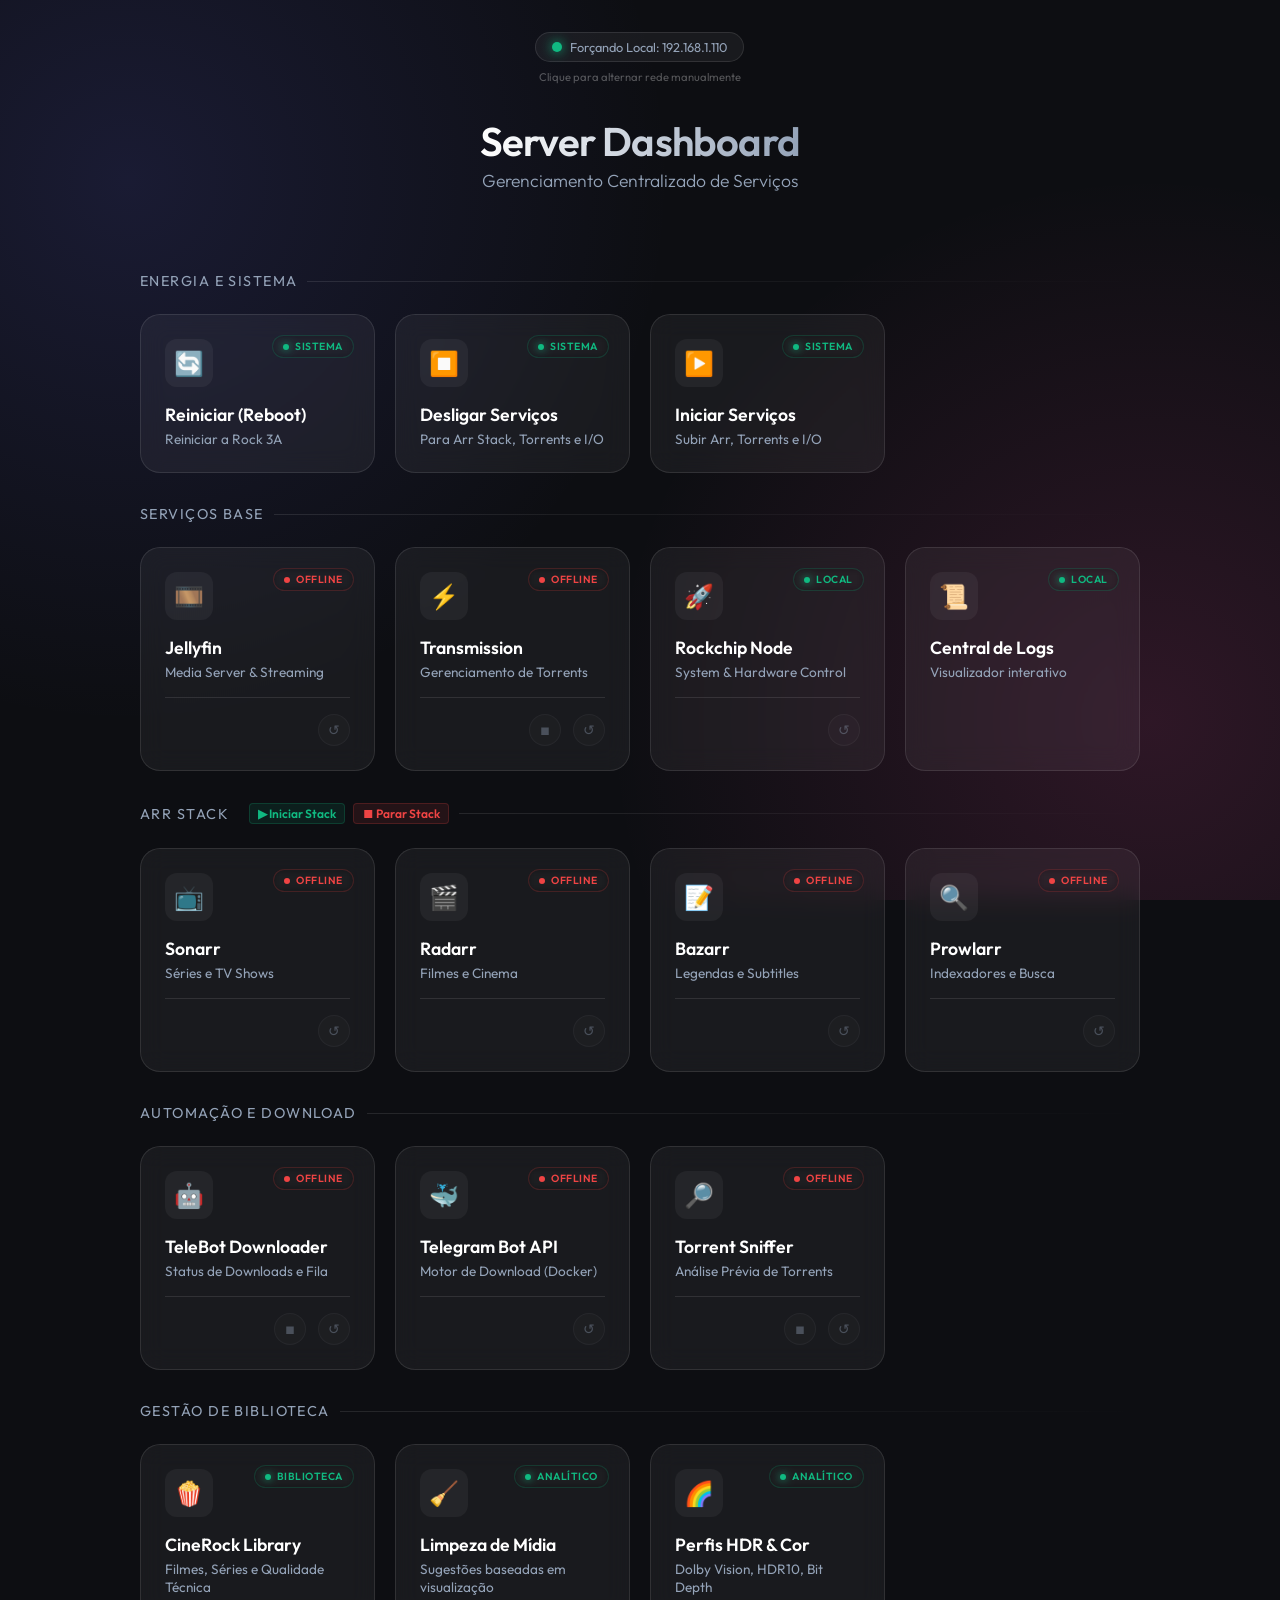
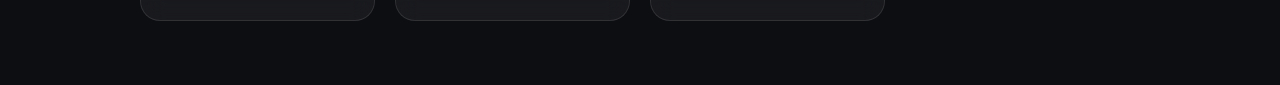
<file: node-rockchip/static/index.html>
<!DOCTYPE html>
<html lang="pt-br">

<head>
  <meta charset="UTF-8">
  <meta name="viewport" content="width=device-width, initial-scale=1.0">
  <title>Home Server Dashboard</title>
  <link rel="icon" type="image/svg+xml" href="favicon_geral.svg">
  <link rel="preconnect" href="https://fonts.googleapis.com">
  <link rel="preconnect" href="https://fonts.gstatic.com" crossorigin>
  <link href="https://fonts.googleapis.com/css2?family=Outfit:wght@300;400;600&display=swap" rel="stylesheet">
  <style>
    :root {
      --bg-color: #0d0e12;
      --card-bg: rgba(255, 255, 255, 0.05);
      --card-hover: rgba(255, 255, 255, 0.1);
      --primary: #6366f1;
      --secondary: #ec4899;
      --text-main: #ffffff;
      --text-muted: #94a3b8;
      --glass-border: rgba(255, 255, 255, 0.1);
      --accent-blue: #3b82f6;
      --accent-purple: #8b5cf6;
      --accent-green: #10b981;
      --accent-orange: #f59e0b;
    }

    * {
      margin: 0;
      padding: 0;
      box-sizing: border-box;
      font-family: 'Outfit', sans-serif;
    }

    body {
      background-color: var(--bg-color);
      color: var(--text-main);
      min-height: 100vh;
      display: flex;
      flex-direction: column;
      align-items: center;
      padding: 2rem;
      background-image:
        radial-gradient(circle at 10% 20%, rgba(99, 102, 241, 0.15) 0%, transparent 40%),
        radial-gradient(circle at 90% 80%, rgba(236, 72, 153, 0.15) 0%, transparent 40%);
      background-attachment: fixed;
    }

    header {
      margin-bottom: 3rem;
      text-align: center;
      animation: fadeInDown 0.8s ease-out;
    }

    h1 {
      font-size: 2.5rem;
      font-weight: 600;
      letter-spacing: -0.02em;
      margin-bottom: 0.2rem;
      background: linear-gradient(to right, #fff, #94a3b8);
      -webkit-background-clip: text;
      background-clip: text;
      -webkit-text-fill-color: transparent;
    }

    .header-controls {
      display: flex;
      flex-direction: column;
      align-items: center;
      gap: 1rem;
      margin-bottom: 2rem;
    }

    .network-badge {
      display: inline-flex;
      align-items: center;
      gap: 8px;
      padding: 6px 16px;
      background: rgba(255, 255, 255, 0.05);
      border: 1px solid var(--glass-border);
      border-radius: 30px;
      font-size: 0.8rem;
      color: var(--text-muted);
      cursor: pointer;
      transition: all 0.3s ease;
      user-select: none;
    }

    .network-badge:hover {
      background: rgba(255, 255, 255, 0.1);
      border-color: rgba(255, 255, 255, 0.3);
      transform: translateY(-2px);
    }

    .network-dot {
      width: 10px;
      height: 10px;
      border-radius: 50%;
      background: var(--accent-green);
      box-shadow: 0 0 12px var(--accent-green);
      transition: background 0.3s, box-shadow 0.3s;
    }

    .network-tailscale .network-dot {
      background: var(--accent-blue);
      box-shadow: 0 0 12px var(--accent-blue);
    }

    .toggle-hint {
      font-size: 0.7rem;
      color: rgba(255, 255, 255, 0.3);
      margin-top: -0.5rem;
    }

    p.subtitle {
      color: var(--text-muted);
      font-weight: 300;
      font-size: 1.1rem;
    }

    .container {
      width: 100%;
      max-width: 1000px;
    }

    .section-title {
      font-size: 0.9rem;
      text-transform: uppercase;
      letter-spacing: 0.1em;
      color: var(--text-muted);
      margin-bottom: 1.5rem;
      margin-top: 2rem;
      display: flex;
      align-items: center;
      gap: 10px;
    }

    .section-title::after {
      content: "";
      height: 1px;
      flex-grow: 1;
      background: linear-gradient(to right, var(--glass-border), transparent);
    }

    .grid {
      display: grid;
      grid-template-columns: repeat(auto-fill, minmax(220px, 1fr));
      gap: 1.25rem;
      margin-bottom: 2rem;
    }

    .card {
      background: var(--card-bg);
      border: 1px solid var(--glass-border);
      backdrop-filter: blur(12px);
      -webkit-backdrop-filter: blur(12px);
      padding: 1.5rem;
      border-radius: 1.25rem;
      text-decoration: none;
      color: inherit;
      transition: all 0.3s cubic-bezier(0.4, 0, 0.2, 1);
      display: flex;
      flex-direction: column;
      gap: 1rem;
      position: relative;
      overflow: hidden;
      animation: fadeInUp 0.6s ease-out backwards;
    }

    .card::before {
      content: "";
      position: absolute;
      top: 0;
      left: 0;
      width: 100%;
      height: 100%;
      background: linear-gradient(135deg, transparent, rgba(255, 255, 255, 0.05));
      opacity: 0;
      transition: opacity 0.3s;
    }

    .card:hover {
      transform: translateY(-5px);
      background: var(--card-hover);
      border-color: rgba(255, 255, 255, 0.2);
      box-shadow: 0 10px 30px -10px rgba(0, 0, 0, 0.5);
    }

    .card:hover::before {
      opacity: 1;
    }

    .card-icon {
      width: 48px;
      height: 48px;
      border-radius: 12px;
      display: flex;
      align-items: center;
      justify-content: center;
      font-size: 1.5rem;
      background: rgba(255, 255, 255, 0.05);
      transition: transform 0.3s;
    }

    .card:hover .card-icon {
      transform: scale(1.1);
    }

    .card-info h3 {
      font-size: 1.1rem;
      font-weight: 600;
      margin-bottom: 0.25rem;
    }

    .card-info p {
      font-size: 0.85rem;
      color: var(--text-muted);
    }

    /* Colors for icons */
    .icon-blue {
      color: var(--accent-blue);
    }

    .icon-purple {
      color: var(--accent-purple);
    }

    .icon-green {
      color: var(--accent-green);
    }

    .icon-orange {
      color: var(--accent-orange);
    }

    .icon-pink {
      color: var(--secondary);
    }

    .icon-indigo {
      color: var(--primary);
    }

    @keyframes fadeInUp {
      from {
        opacity: 0;
        transform: translateY(20px);
      }

      to {
        opacity: 1;
        transform: translateY(0);
      }
    }

    @keyframes fadeInDown {
      from {
        opacity: 0;
        transform: translateY(-20px);
      }

      to {
        opacity: 1;
        transform: translateY(0);
      }
    }

    /* Status Indicators */
    .status-indicator {
      position: absolute;
      top: 1.25rem;
      right: 1.25rem;
      display: flex;
      align-items: center;
      gap: 6px;
      padding: 4px 10px;
      background: rgba(0, 0, 0, 0.2);
      border-radius: 20px;
      font-size: 0.65rem;
      font-weight: 600;
      text-transform: uppercase;
      letter-spacing: 0.05em;
      backdrop-filter: blur(4px);
      border: 1px solid rgba(255, 255, 255, 0.05);
      transition: all 0.3s ease;
    }

    .status-dot {
      width: 6px;
      height: 6px;
      border-radius: 50%;
      background: #4b5563;
    }

    .status-online {
      color: var(--accent-green);
      border-color: rgba(16, 185, 129, 0.2);
    }

    .status-online .status-dot {
      background: var(--accent-green);
      box-shadow: 0 0 8px var(--accent-green);
      animation: pulse 2s infinite;
    }

    .status-offline {
      color: #ef4444;
      border-color: rgba(239, 68, 68, 0.2);
    }

    .status-offline .status-dot {
      background: #ef4444;
    }

    .status-checking {
      color: var(--text-muted);
    }

    .status-checking .status-dot {
      background: var(--text-muted);
      animation: blink 1s infinite;
    }

    @keyframes pulse {
      0% {
        transform: scale(1);
        opacity: 1;
      }

      50% {
        transform: scale(1.2);
        opacity: 0.7;
      }

      100% {
        transform: scale(1);
        opacity: 1;
      }
    }

    @keyframes blink {

      0%,
      100% {
        opacity: 0.3;
      }

      50% {
        opacity: 1;
      }
    }

    /* Staggered animation for cards */
    .grid .card:nth-child(1) {
      animation-delay: 0.1s;
    }

    .grid .card:nth-child(2) {
      animation-delay: 0.15s;
    }

    .grid .card:nth-child(3) {
      animation-delay: 0.2s;
    }

    .grid .card:nth-child(4) {
      animation-delay: 0.25s;
    }

    .grid .card:nth-child(5) {
      animation-delay: 0.3s;
    }

    .grid .card:nth-child(6) {
      animation-delay: 0.35s;
    }

    @media (max-width: 640px) {
      body {
        padding: 1rem;
      }

      h1 {
        font-size: 2rem;
      }

      .grid {
        grid-template-columns: 1fr;
      }
    }

    /* Card Actions */
    .card-actions {
      border-top: 1px solid var(--glass-border);
      padding-top: 1rem;
      margin-top: auto; /* Push to bottom */
      display: flex;
      justify-content: flex-end;
      gap: 0.75rem;
      position: relative;
      z-index: 10;
    }

    /* Restart Button */
    .restart-btn {
      width: 32px;
      height: 32px;
      border-radius: 50%;
      background: rgba(255, 255, 255, 0.05);
      border: 1px solid var(--glass-border);
      display: flex;
      align-items: center;
      justify-content: center;
      cursor: pointer;
      font-size: 0.9rem;
      transition: all 0.3s cubic-bezier(0.4, 0, 0.2, 1);
      opacity: 0.4;
      color: var(--text-muted);
    }

    .restart-btn:hover {
      background: rgba(255, 255, 255, 0.15);
      border-color: rgba(255, 255, 255, 0.3);
      transform: rotate(180deg) scale(1.1);
      opacity: 1;
      color: var(--accent-orange);
      box-shadow: 0 0 15px rgba(245, 158, 11, 0.3);
    }

    .stop-btn {
      width: 32px;
      height: 32px;
      border-radius: 50%;
      background: rgba(255, 255, 255, 0.05);
      border: 1px solid var(--glass-border);
      display: flex;
      align-items: center;
      justify-content: center;
      cursor: pointer;
      font-size: 0.75rem;
      transition: all 0.3s cubic-bezier(0.4, 0, 0.2, 1);
      opacity: 0.4;
      color: var(--text-muted);
    }

    .stop-btn:hover {
      background: rgba(239, 68, 68, 0.15);
      border-color: rgba(239, 68, 68, 0.4);
      opacity: 1;
      color: #ef4444;
      box-shadow: 0 0 15px rgba(239, 68, 68, 0.3);
      transform: scale(1.1);
    }

    .stop-btn-small {
      background: rgba(239, 68, 68, 0.1);
      border: 1px solid rgba(239, 68, 68, 0.2);
      color: #ef4444;
      border-radius: 4px;
      padding: 2px 8px;
      font-size: 0.75rem;
      cursor: pointer;
      transition: all 0.2s;
      display: flex;
      align-items: center;
      justify-content: center;
      text-transform: none;
      letter-spacing: normal;
      font-weight: 600;
    }

    .stop-btn-small:hover {
      background: rgba(239, 68, 68, 0.2);
      border-color: rgba(239, 68, 68, 0.4);
      transform: scale(1.05);
      box-shadow: 0 0 10px rgba(239, 68, 68, 0.2);
    }

    .start-btn-small {
      background: rgba(16, 185, 129, 0.1);
      border: 1px solid rgba(16, 185, 129, 0.2);
      color: var(--accent-green);
      border-radius: 4px;
      padding: 2px 8px;
      font-size: 0.75rem;
      cursor: pointer;
      transition: all 0.2s;
      display: flex;
      align-items: center;
      justify-content: center;
      text-transform: none;
      letter-spacing: normal;
      font-weight: 600;
      margin-left: 5px;
    }

    .start-btn-small:hover {
      background: rgba(16, 185, 129, 0.2);
      border-color: rgba(16, 185, 129, 0.4);
      transform: scale(1.05);
      box-shadow: 0 0 10px rgba(16, 185, 129, 0.2);
    }

    /* Custom Alert Modal */
    .alert-overlay {
      position: fixed;
      top: 0; left: 0; width: 100%; height: 100%;
      background: rgba(0, 0, 0, 0.7);
      backdrop-filter: blur(8px);
      -webkit-backdrop-filter: blur(8px);
      display: none;
      align-items: center;
      justify-content: center;
      z-index: 1000;
      opacity: 0;
      transition: opacity 0.3s;
    }
    .alert-overlay.active {
      display: flex;
      opacity: 1;
    }
    .alert-modal {
      background: #1a1c23;
      border: 1px solid var(--glass-border);
      padding: 2rem;
      border-radius: 1.5rem;
      max-width: 500px;
      width: 90%;
      box-shadow: 0 25px 50px -12px rgba(0, 0, 0, 0.5);
      animation: alertPop 0.3s cubic-bezier(0.34, 1.56, 0.64, 1);
    }
    @keyframes alertPop {
      from { transform: scale(0.9); opacity: 0; }
      to { transform: scale(1); opacity: 1; }
    }
    .alert-title {
      font-size: 1.25rem;
      font-weight: 600;
      margin-bottom: 1rem;
      display: flex;
      align-items: center;
      gap: 10px;
    }
    .alert-message {
      font-size: 0.95rem;
      color: var(--text-muted);
      line-height: 1.6;
      margin-bottom: 1.5rem;
      user-select: text; /* Crucial for selectability */
      white-space: pre-wrap;
      word-break: break-word;
      max-height: 300px;
      overflow-y: auto;
      padding-right: 10px;
    }
    .alert-message::-webkit-scrollbar { width: 6px; }
    .alert-message::-webkit-scrollbar-thumb { background: rgba(255,255,255,0.1); border-radius: 10px; }
    
    .alert-btn {
      width: 100%;
      padding: 0.8rem;
      border-radius: 12px;
      border: none;
      background: var(--primary);
      color: white;
      font-weight: 600;
      cursor: pointer;
      transition: all 0.2s;
    }
    .alert-btn:hover {
      filter: brightness(1.1);
      transform: translateY(-1px);
    }
  </style>
</head>

<body>

  <header>
    <div class="header-controls">
      <div id="network-status" class="network-badge" onclick="toggleNetwork()">
        <span class="network-dot"></span>
        <span id="active-ip">Detectando rede...</span>
      </div>
      <span class="toggle-hint">Clique para alternar rede manualmente</span>
    </div>
    <h1>Server Dashboard</h1>
    <p class="subtitle">Gerenciamento Centralizado de Serviços</p>
  </header>

  <div class="container">

    <div class="section-title">Energia e Sistema</div>
    <div class="grid">
      <a href="#" onclick="requestReboot(event)" class="card">
        <div class="status-indicator status-online">
          <span class="status-dot"></span>
          <span class="status-text">Sistema</span>
        </div>
        <div class="card-icon icon-orange">🔄</div>
        <div class="card-info">
          <h3>Reiniciar (Reboot)</h3>
          <p>Reiniciar a Rock 3A</p>
        </div>
      </a>

      <a href="#" onclick="requestStopAll(event)" class="card">
        <div class="status-indicator status-online">
          <span class="status-dot"></span>
          <span class="status-text">Sistema</span>
        </div>
        <div class="card-icon" style="color: #ef4444;">⏹️</div>
        <div class="card-info">
          <h3>Desligar Serviços</h3>
          <p>Para Arr Stack, Torrents e I/O</p>
        </div>
      </a>

      <a href="#" onclick="requestStartAll(event)" class="card">
        <div class="status-indicator status-online">
          <span class="status-dot"></span>
          <span class="status-text">Sistema</span>
        </div>
        <div class="card-icon" style="color: var(--accent-green);">▶️</div>
        <div class="card-info">
          <h3>Iniciar Serviços</h3>
          <p>Subir Arr, Torrents e I/O</p>
        </div>
      </a>
    </div>

    <div class="section-title">Serviços Base</div>
    <div class="grid">
      <a href="#" data-port="8096" data-service="jellyfin" target="_blank" class="card" referrerpolicy="no-referrer">
        <div class="status-indicator status-checking">
          <span class="status-dot"></span>
          <span class="status-text">Sondando</span>
        </div>
        <div class="card-icon icon-purple">🎞️</div>
        <div class="card-info">
          <h3>Jellyfin</h3>
          <p>Media Server & Streaming</p>
        </div>
        <div class="card-actions">
          <div class="restart-btn" onclick="requestRestart(event, 'jellyfin')" title="Reiniciar Serviço">↺</div>
        </div>
      </a>

      <a href="#" data-port="9091" data-service="transmission" target="_blank" class="card"
        referrerpolicy="no-referrer">
        <div class="status-indicator status-checking">
          <span class="status-dot"></span>
          <span class="status-text">Sondando</span>
        </div>
        <div class="card-icon icon-orange">⚡</div>
        <div class="card-info">
          <h3>Transmission</h3>
          <p>Gerenciamento de Torrents</p>
        </div>
        <div class="card-actions">
          <div class="stop-btn" onclick="requestStop(event, 'transmission')" title="Parar Serviço">⏹</div>
          <div class="restart-btn" onclick="requestRestart(event, 'transmission')" title="Reiniciar Serviço">↺</div>
        </div>
      </a>

      <a href="/sys.html" data-service="rockchip-node" target="_self" class="card">
        <div class="status-indicator status-online">
          <span class="status-dot"></span>
          <span class="status-text">Local</span>
        </div>
        <div class="card-icon icon-blue">🚀</div>
        <div class="card-info">
          <h3>Rockchip Node</h3>
          <p>System & Hardware Control</p>
        </div>
        <div class="card-actions">
          <div class="restart-btn" onclick="requestRestart(event, 'rockchip-node')" title="Reiniciar Serviço">↺</div>
        </div>
      </a>

      <a href="/logs.html" target="_self" class="card">
        <div class="status-indicator status-online">
          <span class="status-dot"></span>
          <span class="status-text">Local</span>
        </div>
        <div class="card-icon icon-green">📜</div>
        <div class="card-info">
          <h3>Central de Logs</h3>
          <p>Visualizador interativo</p>
        </div>
      </a>
    </div>

    <div class="section-title">
      Arr Stack
      <div style="display: flex; gap: 8px; margin-left: 5px;">
        <button onclick="requestStartArrStack(event)" class="start-btn-small" title="Iniciar Arr Stack">▶ Iniciar Stack</button>
        <button onclick="requestStopArrStack(event)" class="stop-btn-small" title="Desligar Arr Stack">⏹ Parar Stack</button>
      </div>
    </div>
    <div class="grid">
      <a href="#" data-port="8989" data-service="sonarr" target="_blank" class="card" referrerpolicy="no-referrer">
        <div class="status-indicator status-checking">
          <span class="status-dot"></span>
          <span class="status-text">Sondando</span>
        </div>
        <div class="card-icon icon-blue">📺</div>
        <div class="card-info">
          <h3>Sonarr</h3>
          <p>Séries e TV Shows</p>
        </div>
        <div class="card-actions">
          <div class="restart-btn" onclick="requestRestart(event, 'sonarr')" title="Reiniciar Serviço">↺</div>
        </div>
      </a>

      <a href="#" data-port="7878" data-service="radarr" target="_blank" class="card" referrerpolicy="no-referrer">
        <div class="status-indicator status-checking">
          <span class="status-dot"></span>
          <span class="status-text">Sondando</span>
        </div>
        <div class="card-icon icon-pink">🎬</div>
        <div class="card-info">
          <h3>Radarr</h3>
          <p>Filmes e Cinema</p>
        </div>
        <div class="card-actions">
          <div class="restart-btn" onclick="requestRestart(event, 'radarr')" title="Reiniciar Serviço">↺</div>
        </div>
      </a>

      <a href="#" data-port="6767" data-service="bazarr" target="_blank" class="card" referrerpolicy="no-referrer">
        <div class="status-indicator status-checking">
          <span class="status-dot"></span>
          <span class="status-text">Sondando</span>
        </div>
        <div class="card-icon icon-indigo">📝</div>
        <div class="card-info">
          <h3>Bazarr</h3>
          <p>Legendas e Subtitles</p>
        </div>
        <div class="card-actions">
          <div class="restart-btn" onclick="requestRestart(event, 'bazarr')" title="Reiniciar Serviço">↺</div>
        </div>
      </a>

      <a href="#" data-port="9696" data-service="prowlarr" target="_blank" class="card" referrerpolicy="no-referrer">
        <div class="status-indicator status-checking">
          <span class="status-dot"></span>
          <span class="status-text">Sondando</span>
        </div>
        <div class="card-icon icon-orange">🔍</div>
        <div class="card-info">
          <h3>Prowlarr</h3>
          <p>Indexadores e Busca</p>
        </div>
        <div class="card-actions">
          <div class="restart-btn" onclick="requestRestart(event, 'prowlarr')" title="Reiniciar Serviço">↺</div>
        </div>
      </a>
    </div>

    <div class="section-title">Automação e Download</div>
    <div class="grid">
      <a href="/telebot.html" target="_self" class="card" id="telebot-card" data-port="5001"
        data-service="rockchip-bot">
        <div class="status-indicator status-checking">
          <span class="status-dot"></span>
          <span class="status-text">Sondando</span>
        </div>
        <div class="card-icon icon-pink">🤖</div>
        <div class="card-info">
          <h3>TeleBot Downloader</h3>
          <p>Status de Downloads e Fila</p>
        </div>
        <div class="card-actions">
          <div class="stop-btn" onclick="requestStop(event, 'rockchip-bot')" title="Parar Serviço">⏹</div>
          <div class="restart-btn" onclick="requestRestart(event, 'rockchip-bot')" title="Reiniciar Serviço">↺</div>
        </div>
      </a>
      <a href="#" target="_blank" class="card" data-port="8082" data-service="telegram-bot-api"
        referrerpolicy="no-referrer">
        <div class="status-indicator status-checking">
          <span class="status-dot"></span>
          <span class="status-text">Sondando</span>
        </div>
        <div class="card-icon icon-blue">🐳</div>
        <div class="card-info">
          <h3>Telegram Bot API</h3>
          <p>Motor de Download (Docker)</p>
        </div>
        <div class="card-actions">
          <div class="restart-btn" onclick="requestRestart(event, 'telegram-bot-api')" title="Reiniciar Serviço">↺</div>
        </div>
      </a>
      <a href="#" data-port="8081" data-service="torrent-sniffer" target="_blank" class="card" referrerpolicy="no-referrer">
        <div class="status-indicator status-checking">
          <span class="status-dot"></span>
          <span class="status-text">Sondando</span>
        </div>
        <div class="card-icon icon-green">🔎</div>
        <div class="card-info">
          <h3>Torrent Sniffer</h3>
          <p>Análise Prévia de Torrents</p>
        </div>
        <div class="card-actions">
          <div class="stop-btn" onclick="requestStop(event, 'torrent-sniffer')" title="Parar Serviço">⏹</div>
          <div class="restart-btn" onclick="requestRestart(event, 'torrent-sniffer')" title="Reiniciar Serviço">↺</div>
        </div>
      </a>
    </div>

    <div class="section-title">Gestão de Biblioteca</div>
    <div class="grid">
      <a href="/movies.html" target="_self" class="card">
        <div class="status-indicator status-online">
          <span class="status-dot"></span>
          <span class="status-text">Biblioteca</span>
        </div>
        <div class="card-icon icon-purple">🍿</div>
        <div class="card-info">
          <h3>CineRock Library</h3>
          <p>Filmes, Séries e Qualidade Técnica</p>
        </div>
      </a>
      <a href="/cleanup.html" target="_self" class="card">
        <div class="status-indicator status-online">
          <span class="status-dot"></span>
          <span class="status-text">Analítico</span>
        </div>
        <div class="card-icon icon-orange">🧹</div>
        <div class="card-info">
          <h3>Limpeza de Mídia</h3>
          <p>Sugestões baseadas em visualização</p>
        </div>
      </a>
      <a href="/profiles.html" target="_self" class="card">
        <div class="status-indicator status-online">
          <span class="status-dot"></span>
          <span class="status-text">Analítico</span>
        </div>
        <div class="card-icon" style="color: #a78bfa;">🌈</div>
        <div class="card-info">
          <h3>Perfis HDR & Cor</h3>
          <p>Dolby Vision, HDR10, Bit Depth</p>
        </div>
      </a>
    </div>

  </div>

  <script>
    // Configuração de IPs
    const LOCAL_IP = '192.168.1.110';
    const TAILSCALE_IP = '100.117.163.14';
    const TEST_PORT = '5000';

    let currentHost = LOCAL_IP;

    async function probeConnectivity(host, port = TEST_PORT) {
      const controller = new AbortController();
      const timeoutId = setTimeout(() => controller.abort(), 2000);

      try {
        // Usamos fetch com no-cors para testar apenas a abertura da porta
        await fetch(`http://${host}:${port}`, { mode: 'no-cors', signal: controller.signal });
        clearTimeout(timeoutId);
        return true;
      } catch (e) {
        // Se o erro for abort ou connection refused, consideramos offline
        return false;
      }
    }

    async function checkHealth(card) {
      const port = card.getAttribute('data-port');
      const indicator = card.querySelector('.status-indicator');
      const text = card.querySelector('.status-text');

      if (!port) return;

      const isOnline = await probeConnectivity(currentHost, port);

      indicator.classList.remove('status-checking', 'status-online', 'status-offline');
      if (isOnline) {
        indicator.classList.add('status-online');
        text.innerText = 'Online';
      } else {
        indicator.classList.add('status-offline');
        text.innerText = 'Offline';
      }
    }

    function updateAllHealth() {
      document.querySelectorAll('.card').forEach(card => {
        checkHealth(card);
      });
    }

    function toggleNetwork() {
      // Alterna manualmente entre os dois IPs
      const newHost = currentHost === LOCAL_IP ? TAILSCALE_IP : LOCAL_IP;
      applyNetwork(newHost);
    }

    function applyNetwork(host) {
      currentHost = host;
      const statusText = document.getElementById('active-ip');
      const statusBadge = document.getElementById('network-status');

      const isTailscale = host === TAILSCALE_IP;
      statusText.innerText = isTailscale ? `Forçando Tailscale: ${host}` : `Forçando Local: ${host}`;

      if (isTailscale) {
        statusBadge.classList.add('network-tailscale');
      } else {
        statusBadge.classList.remove('network-tailscale');
      }

      // Atualiza os links dos cards (ignora links internos como /telebot.html)
      document.querySelectorAll('.card').forEach(card => {
        const port = card.getAttribute('data-port');
        const href = card.getAttribute('href');
        if (port && href && !href.startsWith('/')) {
          card.href = `http://${host}:${port}`;
        }
      });

      console.log(`Rede alterada manualmente para: ${host}`);

      // Reinicia verificação de saúde com o novo IP
      updateAllHealth();
    }

    async function initNetwork() {
      const hostname = window.location.hostname;
      const statusText = document.getElementById('active-ip');

      // Se acessou por um IP específico via URL, respeita e inicia com ele
      if (hostname === TAILSCALE_IP || hostname === LOCAL_IP) {
        currentHost = hostname;
      } else {
        // Se abriu via file:// ou localhost, faz o probe inteligente
        statusText.innerText = "Sondando rede...";
        const isTailscaleUp = await probeConnectivity(TAILSCALE_IP);
        currentHost = isTailscaleUp ? TAILSCALE_IP : LOCAL_IP;
      }

      applyNetwork(currentHost);

      // Ativa efeito de brilho nos cards e inicia health check
      document.querySelectorAll('.card').forEach(card => {
        card.onmousemove = e => {
          const rect = card.getBoundingClientRect();
          card.style.setProperty('--mouse-x', `${e.clientX - rect.left}px`);
          card.style.setProperty('--mouse-y', `${e.clientY - rect.top}px`);
        };
      });

      // Inicia loop de atualização (cada 10 segundos)
      setInterval(updateAllHealth, 10000);
    }

    async function requestReboot(event) {
      event.preventDefault();
      if (!confirm("⚠️ Tem certeza que deseja REINICIAR a Rock 3A agora? Todos os serviços ficarão offline por alguns instantes.")) {
        return;
      }

      try {
        const response = await fetch(`http://${currentHost}:5000/reboot`, {
          method: 'POST'
        });
        if (response.ok) {
          showAlert("🚀 Sucesso", "Comando de reboot enviado! O dashboard ficará offline em breve.");
          setTimeout(() => location.reload(), 5000);
        } else {
          const err = await response.text();
          showAlert("❌ Erro", "Erro ao reiniciar: " + err);
        }
      } catch (e) {
        // O erro é esperado se a conexão cair imediatamente
        showAlert("🚀 Sucesso", "Comando de reboot enviado! A conexão deve cair agora.");
      }
    }

    async function requestRestart(event, serviceName) {
      if (event) {
        event.preventDefault();
        event.stopPropagation();
      }

      const card = event.currentTarget.closest('.card');
      const indicator = card.querySelector('.status-indicator');
      const text = card.querySelector('.status-text');

      if (!confirm(`⚠️ Deseja reiniciar o serviço "${serviceName}"?`)) {
        return;
      }

      // Feedback visual imediato
      indicator.classList.remove('status-online', 'status-offline');
      indicator.classList.add('status-checking');
      text.innerText = 'Reiniciando...';

      try {
        const response = await fetch(`http://${currentHost}:5000/restart?service=${serviceName}`, {
          method: 'POST'
        });

        if (response.ok) {
          showAlert(`✅ Sucesso`, `Serviço ${serviceName} reiniciado com sucesso!`);
          // Aguarda um pouco antes de sondar novamente
          setTimeout(() => checkHealth(card), 3000);
        } else {
          const err = await response.text();
          showAlert(`❌ Erro`, `Erro ao reiniciar ${serviceName}: ` + err);
          checkHealth(card);
        }
      } catch (e) {
        showAlert(`❌ Erro`, `Erro de conexão ao tentar reiniciar ${serviceName}.`);
        checkHealth(card);
      }
    }

    async function requestStop(event, serviceName) {
      if (event) {
        event.preventDefault();
        event.stopPropagation();
      }

      const card = event.currentTarget.closest('.card');
      const indicator = card.querySelector('.status-indicator');
      const text = card.querySelector('.status-text');

      if (!confirm(`⚠️ Deseja PARAR o serviço "${serviceName}"? Ele ficará offline até ser reiniciado manualmente.`)) {
        return;
      }

      indicator.classList.remove('status-online', 'status-offline');
      indicator.classList.add('status-checking');
      text.innerText = 'Parando...';

      try {
        const response = await fetch(`http://${currentHost}:5000/stop?service=${serviceName}`, {
          method: 'POST'
        });

        if (response.ok) {
          indicator.classList.remove('status-checking');
          indicator.classList.add('status-offline');
          text.innerText = 'Parado';
          showAlert(`⏹ Sucesso`, `Serviço ${serviceName} parado com sucesso.`);
        } else {
          const err = await response.text();
          showAlert(`❌ Erro`, `Erro ao parar ${serviceName}: ` + err);
          checkHealth(card);
        }
      } catch (e) {
        showAlert(`❌ Erro`, `Erro de conexão ao tentar parar ${serviceName}.`);
        checkHealth(card);
      }
    }

    async function requestStopArrStack(event) {
      if (event) {
        event.preventDefault();
        event.stopPropagation();
      }

      if (!confirm("⚠️ Deseja PARAR todo o Arr Stack (Sonarr, Radarr, Bazarr, Prowlarr)?")) {
        return;
      }

      // Feedback visual nos cards afetados
      const arrServices = ['sonarr', 'radarr', 'bazarr', 'prowlarr'];
      arrServices.forEach(svc => {
        const card = document.querySelector(`.card[data-service="${svc}"]`);
        if (card) {
          const indicator = card.querySelector('.status-indicator');
          const text = card.querySelector('.status-text');
          if (indicator && text) {
            indicator.classList.remove('status-online', 'status-offline');
            indicator.classList.add('status-checking');
            text.innerText = 'Parando...';
          }
        }
      });

      try {
        const response = await fetch(`http://${currentHost}:5000/stop?service=arr-stack`, {
          method: 'POST'
        });

        if (response.ok) {
          showAlert(`⏹ Sucesso`, `Arr Stack parado com sucesso.`);
        } else {
          const err = await response.text();
          showAlert(`❌ Erro`, `Erro ao parar Arr Stack: ` + err);
        }
      } catch (e) {
        showAlert(`❌ Erro`, `Erro de conexão ao tentar parar Arr Stack.`);
      } finally {
        updateAllHealth();
      }
    }

    async function requestStartArrStack(event) {
      if (event) {
        event.preventDefault();
        event.stopPropagation();
      }

      if (!confirm("⚠️ Deseja INICIAR todo o Arr Stack (Sonarr, Radarr, Bazarr, Prowlarr)?")) {
        return;
      }

      // Feedback visual nos cards afetados
      const arrServices = ['sonarr', 'radarr', 'bazarr', 'prowlarr'];
      arrServices.forEach(svc => {
        const card = document.querySelector(`.card[data-service="${svc}"]`);
        if (card) {
          const indicator = card.querySelector('.status-indicator');
          const text = card.querySelector('.status-text');
          if (indicator && text) {
            indicator.classList.remove('status-online', 'status-offline');
            indicator.classList.add('status-checking');
            text.innerText = 'Iniciando...';
          }
        }
      });

      try {
        const response = await fetch(`http://${currentHost}:5000/start?service=arr-stack`, {
          method: 'POST'
        });

        if (response.ok) {
          showAlert(`▶ Sucesso`, `Arr Stack iniciado com sucesso.`);
        } else {
          const err = await response.text();
          showAlert(`❌ Erro`, `Erro ao iniciar Arr Stack: ` + err);
        }
      } catch (e) {
        showAlert(`❌ Erro`, `Erro de conexão ao tentar iniciar Arr Stack.`);
      } finally {
        updateAllHealth();
      }
    }

    async function requestStopAll(event) {
      event.preventDefault();
      const services = [
        { name: 'arr-stack', label: 'Arr Stack (Sonarr, Radarr, Bazarr, Prowlarr)' },
        { name: 'transmission', label: 'Transmission' },
        { name: 'torrent-sniffer', label: 'Torrent Sniffer' },
        { name: 'rockchip-bot', label: 'TeleBot Downloader' },
      ];

      const serviceList = services.map(s => `  • ${s.label}`).join('\n');
      if (!confirm(`⚠️ Deseja PARAR todos os serviços pesados?\n\n${serviceList}\n\nIsso irá desligar o arr stack, os torrent clients e os programas que leem o HD constantemente.`)) {
        return;
      }

      let results = [];
      for (const svc of services) {
        try {
          const r = await fetch(`http://${currentHost}:5000/stop?service=${svc.name}`, { method: 'POST' });
          if (r.ok) {
            results.push(`✅ ${svc.label}`);
          } else {
            const err = await r.text();
            results.push(`❌ ${svc.label}: ${err}`);
          }
        } catch (e) {
          results.push(`❌ ${svc.label}: erro de conexão`);
        }
      }

      showAlert('Resultado', results.join('\n'));
      updateAllHealth();
    }

    async function requestStartAll(event) {
      event.preventDefault();
      const services = [
        { name: 'arr-stack', label: 'Arr Stack (Sonarr, Radarr, Bazarr, Prowlarr)' },
        { name: 'transmission', label: 'Transmission' },
        { name: 'torrent-sniffer', label: 'Torrent Sniffer' },
        { name: 'rockchip-bot', label: 'TeleBot Downloader' },
      ];

      const serviceList = services.map(s => `  • ${s.label}`).join('\n');
      if (!confirm(`⚠️ Deseja INICIAR todos os serviços?\n\n${serviceList}`)) {
        return;
      }

      let results = [];
      for (const svc of services) {
        try {
          const r = await fetch(`http://${currentHost}:5000/start?service=${svc.name}`, { method: 'POST' });
          if (r.ok) {
            results.push(`✅ ${svc.label}`);
          } else {
            const err = await r.text();
            results.push(`❌ ${svc.label}: ${err}`);
          }
        } catch (e) {
          results.push(`❌ ${svc.label}: erro de conexão`);
        }
      }

      showAlert('Resultado', results.join('\n'));
      updateAllHealth();
    }

    initNetwork();

    // Custom Alert Logic
    function showAlert(title, message) {
      const overlay = document.getElementById('alert-overlay');
      document.getElementById('alert-title').innerText = title;
      document.getElementById('alert-message').innerText = message;
      overlay.classList.add('active');
    }

    function closeAlert() {
      document.getElementById('alert-overlay').classList.remove('active');
    }
  </script>

  <div id="alert-overlay" class="alert-overlay" onclick="if(event.target===this)closeAlert()">
    <div class="alert-modal">
      <div id="alert-title" class="alert-title"></div>
      <div id="alert-message" class="alert-message"></div>
      <button class="alert-btn" onclick="closeAlert()">Entendido</button>
    </div>
  </div>
</body>

</html>
</file>
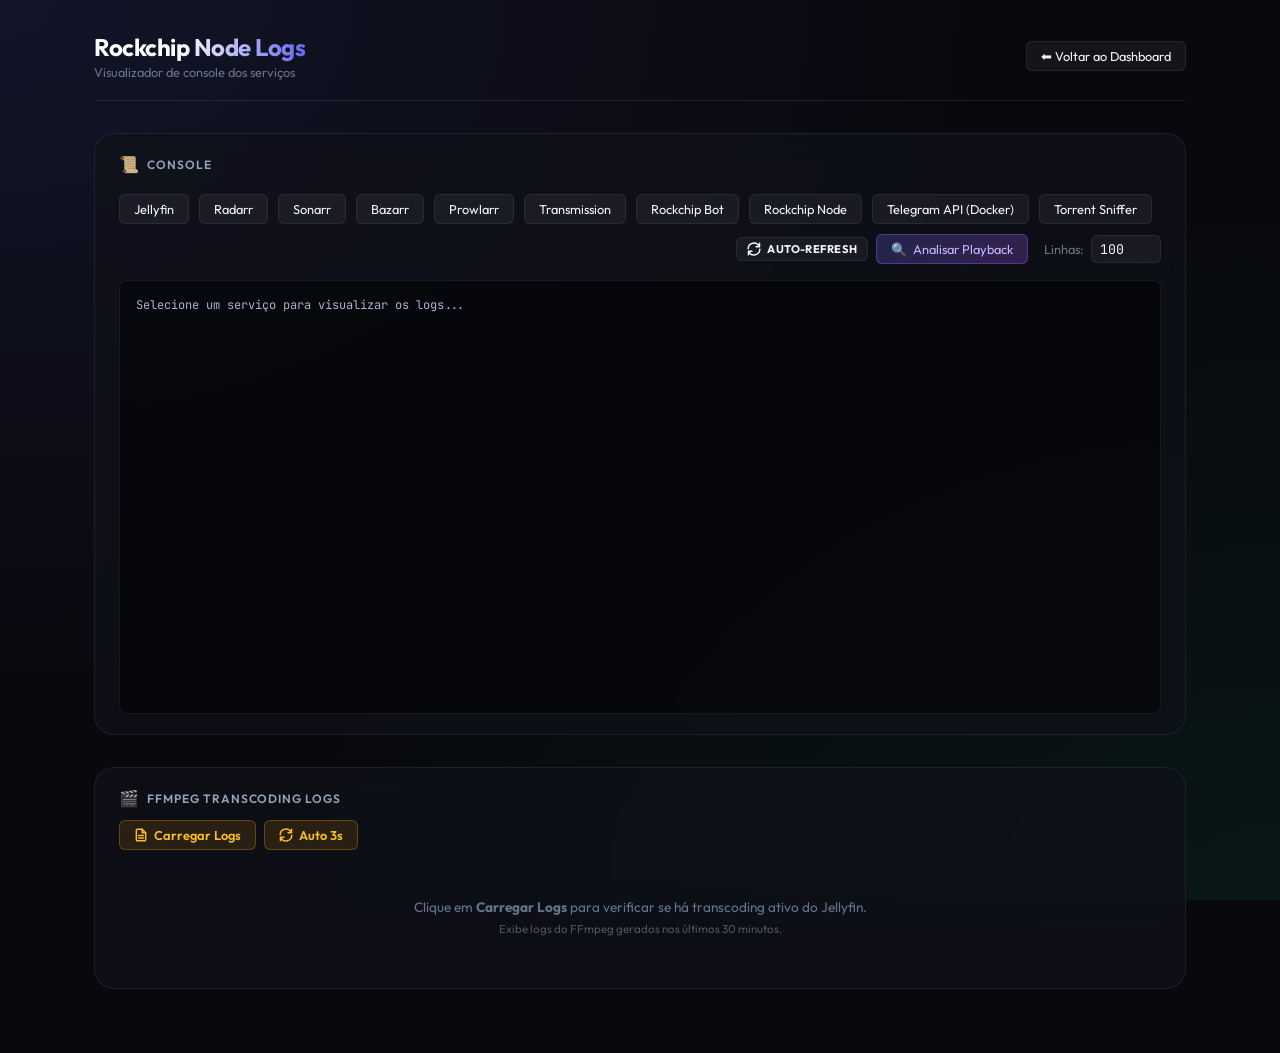
<file: node-rockchip/static/logs.html>
<!DOCTYPE html>
<html lang="pt-br">

<head>
  <meta charset="UTF-8">
  <meta name="viewport" content="width=device-width, initial-scale=1.0">
  <title>Rockchip Node - Logs</title>
  <link rel="icon" type="image/svg+xml" href="favicon_saude.svg">
  <link rel="preconnect" href="https://fonts.googleapis.com">
  <link rel="preconnect" href="https://fonts.gstatic.com" crossorigin>
  <link href="https://fonts.googleapis.com/css2?family=Outfit:wght@300;400;600;700&family=JetBrains+Mono&display=swap"
    rel="stylesheet">
  <style>
    :root {
      --bg: #08090d;
      --surface: rgba(17, 18, 27, 0.7);
      --surface-high: rgba(28, 30, 43, 0.8);
      --border: rgba(255, 255, 255, 0.07);
      --border-bright: rgba(255, 255, 255, 0.14);
      --success: #10b981;
      --primary: #6366f1;
      --text: #f1f5f9;
      --muted: #64748b;
      --muted-light: #94a3b8;
    }

    * { margin: 0; padding: 0; box-sizing: border-box; }

    body {
      font-family: 'Outfit', sans-serif;
      background: var(--bg);
      color: var(--text);
      min-height: 100vh;
      background-image:
        radial-gradient(ellipse at 0% 0%, rgba(99, 102, 241, 0.12) 0%, transparent 55%),
        radial-gradient(ellipse at 100% 100%, rgba(16, 185, 129, 0.08) 0%, transparent 55%);
      background-attachment: fixed;
    }

    .dashboard { max-width: 1140px; margin: 0 auto; padding: 2rem 1.5rem; }

    header {
      display: flex; align-items: center; justify-content: space-between; flex-wrap: wrap; gap: 1rem;
      margin-bottom: 2rem; padding-bottom: 1.25rem; border-bottom: 1px solid var(--border);
    }

    .logo { display: flex; flex-direction: column; gap: 2px; }
    .logo h1 {
      font-size: 1.5rem; font-weight: 700; letter-spacing: -0.02em;
      background: linear-gradient(100deg, #fff 40%, #6366f1);
      -webkit-background-clip: text; background-clip: text; -webkit-text-fill-color: transparent;
    }
    .logo span { font-size: 0.8rem; color: var(--muted); }

    .card { background: var(--surface); border: 1px solid var(--border); border-radius: 1.25rem; padding: 1.25rem 1.5rem; backdrop-filter: blur(16px); }
    .card-header { display: flex; align-items: center; gap: 8px; margin-bottom: 1.25rem; }
    .card-icon { font-size: 1rem; opacity: 0.8; }
    .card-title { font-size: 0.75rem; text-transform: uppercase; letter-spacing: 0.08em; color: var(--muted-light); font-weight: 600; }

    .log-btn {
      background: rgba(255, 255, 255, 0.05); border: 1px solid var(--border); color: var(--text);
      padding: 6px 14px; border-radius: 6px; cursor: pointer; font-size: 0.8rem; font-family: 'Outfit', sans-serif; transition: all 0.2s;
    }
    .log-btn:hover { background: rgba(99, 102, 241, 0.2); border-color: var(--primary); }
    .log-btn.active { background: var(--primary); color: #fff; border-color: var(--primary); }
    .log-btn.refresh-active { background: var(--success); color: #fff; border-color: var(--success); box-shadow: 0 0 10px rgba(16, 185, 129, 0.4); }
    .log-btn.refresh-active .refresh-icon { animation: spin 2s linear infinite; }
    
    @keyframes spin {
      from { transform: rotate(0deg); }
      to { transform: rotate(360deg); }
    }

    .analyze-btn {
      background: linear-gradient(135deg, rgba(99,102,241,0.25), rgba(168,85,247,0.25));
      border: 1px solid rgba(139,92,246,0.4); color: #c4b5fd;
      padding: 6px 14px; border-radius: 6px; cursor: pointer; font-size: 0.8rem;
      font-family: 'Outfit', sans-serif; transition: all 0.3s; display: flex; align-items: center; gap: 6px;
    }
    .analyze-btn:hover { background: linear-gradient(135deg,rgba(99,102,241,0.4),rgba(168,85,247,0.4)); border-color: rgba(139,92,246,0.7); color: #fff; transform: translateY(-1px); box-shadow: 0 4px 20px rgba(139,92,246,0.3); }
    .analyze-btn:disabled { opacity: 0.5; cursor: not-allowed; transform: none; box-shadow: none; }
    .analyze-btn .spinner { width: 14px; height: 14px; border: 2px solid rgba(255,255,255,0.2); border-top-color: #c4b5fd; border-radius: 50%; animation: spin 0.8s linear infinite; }

    .modal-overlay {
      position: fixed; inset: 0; background: rgba(0,0,0,0.75); backdrop-filter: blur(8px);
      z-index: 1000; display: none; align-items: center; justify-content: center; padding: 1.5rem;
      animation: fadeIn 0.25s ease;
    }
    .modal-overlay.open { display: flex; }
    .modal {
      background: linear-gradient(160deg, rgba(17,18,27,0.97), rgba(10,11,18,0.99));
      border: 1px solid var(--border-bright); border-radius: 1.25rem; width: 100%; max-width: 820px;
      max-height: 85vh; overflow-y: auto; padding: 1.75rem; position: relative;
      box-shadow: 0 25px 60px rgba(0,0,0,0.6), 0 0 80px rgba(99,102,241,0.08);
      animation: slideUp 0.3s ease;
    }
    .modal-close { position: absolute; top: 1rem; right: 1rem; background: rgba(255,255,255,0.06); border: 1px solid var(--border); color: var(--muted-light); width: 32px; height: 32px; border-radius: 8px; cursor: pointer; font-size: 1.1rem; display: flex; align-items: center; justify-content: center; transition: all 0.2s; }
    .modal-close:hover { background: rgba(239,68,68,0.2); border-color: rgba(239,68,68,0.4); color: #f87171; }
    .modal h2 { font-size: 1.2rem; font-weight: 700; margin-bottom: 0.3rem; background: linear-gradient(100deg,#fff 40%,#a78bfa); -webkit-background-clip: text; background-clip: text; -webkit-text-fill-color: transparent; }
    .modal-subtitle { font-size: 0.78rem; color: var(--muted); margin-bottom: 1.5rem; }
    .modal-stats { display: flex; gap: 1rem; margin-bottom: 1.5rem; flex-wrap: wrap; }
    .stat-chip { background: rgba(255,255,255,0.04); border: 1px solid var(--border); border-radius: 8px; padding: 6px 12px; font-size: 0.72rem; color: var(--muted-light); display: flex; align-items: center; gap: 6px; }
    .stat-chip .num { font-family: 'JetBrains Mono'; font-weight: 700; color: var(--text); }

    .issue-card {
      background: rgba(255,255,255,0.03); border: 1px solid var(--border); border-radius: 12px;
      padding: 1rem 1.15rem; margin-bottom: 0.75rem; transition: border-color 0.2s;
    }
    .issue-card:hover { border-color: var(--border-bright); }
    .issue-card.sev-error { border-left: 3px solid #ef4444; }
    .issue-card.sev-warning { border-left: 3px solid #f59e0b; }
    .issue-card.sev-info { border-left: 3px solid #6366f1; }
    .issue-header { display: flex; align-items: center; gap: 8px; margin-bottom: 6px; flex-wrap: wrap; }
    .sev-badge { font-size: 0.65rem; font-weight: 700; text-transform: uppercase; letter-spacing: 0.06em; padding: 2px 8px; border-radius: 4px; }
    .sev-badge.error { background: rgba(239,68,68,0.15); color: #f87171; }
    .sev-badge.warning { background: rgba(245,158,11,0.15); color: #fbbf24; }
    .sev-badge.info { background: rgba(99,102,241,0.15); color: #818cf8; }
    .cat-badge { font-size: 0.63rem; color: var(--muted); background: rgba(255,255,255,0.05); padding: 2px 7px; border-radius: 4px; }
    .media-badge { font-size: 0.63rem; color: #a78bfa; background: rgba(139,92,246,0.12); padding: 2px 7px; border-radius: 4px; }
    .issue-title { font-size: 0.85rem; font-weight: 600; color: var(--text); }
    .issue-desc { font-size: 0.78rem; color: var(--muted-light); margin-bottom: 8px; line-height: 1.5; }
    .issue-suggestion { font-size: 0.75rem; color: #6ee7b7; background: rgba(16,185,129,0.08); border: 1px solid rgba(16,185,129,0.15); border-radius: 8px; padding: 8px 10px; margin-bottom: 8px; line-height: 1.45; }
    .issue-suggestion::before { content: '💡 '; }
    .issue-logs { background: rgba(0,0,0,0.4); border: 1px solid var(--border); border-radius: 8px; padding: 8px 10px; overflow-x: auto; cursor: pointer; }
    .issue-logs pre { font-family: 'JetBrains Mono'; font-size: 0.68rem; color: #8892b0; white-space: pre-wrap; margin: 0; }
    .issue-logs-toggle { font-size: 0.68rem; color: var(--muted); cursor: pointer; margin-top: 4px; user-select: none; }
    .issue-logs-toggle:hover { color: var(--primary); }

    .section-label { font-size: 0.7rem; text-transform: uppercase; letter-spacing: 0.08em; color: var(--muted); font-weight: 600; margin: 1.25rem 0 0.6rem; display: flex; align-items: center; gap: 8px; }
    .section-label::after { content: ''; flex: 1; height: 1px; background: var(--border); }
    .no-issues { text-align: center; padding: 2rem 1rem; color: var(--muted); font-size: 0.85rem; }
    .no-issues .big-icon { font-size: 2.5rem; margin-bottom: 0.5rem; }

    .raw-snippet { background: rgba(0,0,0,0.5); border: 1px solid var(--border); border-radius: 8px; padding: 10px; max-height: 200px; overflow-y: auto; }
    .raw-snippet pre { font-family: 'JetBrains Mono'; font-size: 0.65rem; color: #7a84a0; white-space: pre-wrap; margin: 0; }

    .filter-input { background: rgba(255,255,255,0.05); border: 1px solid var(--border); color: var(--text); padding: 5px 10px; border-radius: 6px; font-size: 0.78rem; font-family: 'Outfit'; width: 200px; transition: border-color 0.2s; }
    .filter-input:focus { outline: none; border-color: var(--primary); }
    .filter-input::placeholder { color: var(--muted); }

    /* FFmpeg Transcoding Logs */
    .ffmpeg-active-dot {
      width: 8px; height: 8px; border-radius: 50%; background: var(--success);
      display: inline-block; animation: pulseDot 1.5s ease-in-out infinite; margin-right: 6px;
    }
    @keyframes pulseDot {
      0%, 100% { opacity: 1; box-shadow: 0 0 4px rgba(16,185,129,0.6); }
      50% { opacity: 0.4; box-shadow: 0 0 12px rgba(16,185,129,0.4); }
    }
    .ffmpeg-file-header {
      display: flex; align-items: center; gap: 8px; padding: 8px 0 4px;
      font-size: 0.72rem; font-weight: 600; color: var(--muted-light);
    }
    .ffmpeg-file-header .meta {
      font-weight: 400; font-size: 0.68rem; color: var(--muted);
    }
    .ffmpeg-file-header .active-tag {
      font-size: 0.6rem; font-weight: 700; color: var(--success); text-transform: uppercase;
      letter-spacing: 0.06em; background: rgba(16,185,129,0.1); padding: 1px 7px; border-radius: 4px;
    }
    .ffmpeg-log-block {
      background: rgba(0,0,0,0.5); padding: 0.75rem 1rem; border-radius: 8px;
      font-family: 'JetBrains Mono', monospace; font-size: 0.68rem; color: #8892b0;
      white-space: pre-wrap; max-height: 45vh; overflow-y: auto;
      border: 1px solid var(--border); line-height: 1.5; margin-bottom: 0.75rem;
    }
    .ffmpeg-empty {
      text-align: center; padding: 2rem 1rem; color: var(--muted); font-size: 0.85rem;
    }
    .ffmpeg-empty .sub {
      font-size: 0.72rem; color: #4b5563; margin-top: 0.3rem;
    }
    .ffmpeg-btn {
      background: rgba(245,158,11,0.12); border: 1px solid rgba(245,158,11,0.3); color: #fbbf24;
      padding: 6px 14px; border-radius: 6px; cursor: pointer; font-size: 0.8rem;
      font-family: 'Outfit', sans-serif; font-weight: 600; transition: all 0.2s;
      display: flex; align-items: center; gap: 6px;
    }
    .ffmpeg-btn:hover { background: rgba(245,158,11,0.22); border-color: rgba(245,158,11,0.5); }
    .ffmpeg-btn.refresh-on { background: rgba(16,185,129,0.15); border-color: rgba(16,185,129,0.4); color: #34d399; }
    .ffmpeg-btn.refresh-on .refresh-icon { animation: spin 1.5s linear infinite; }

    @keyframes fadeIn { from { opacity: 0; } to { opacity: 1; } }
    @keyframes slideUp { from { opacity: 0; transform: translateY(20px); } to { opacity: 1; transform: translateY(0); } }

  </style>
</head>

<body>
  <div class="dashboard">

    <header>
      <div class="logo">
        <h1>Rockchip Node Logs</h1>
        <span>Visualizador de console dos serviços</span>
      </div>
      <div>
        <a href="/" class="log-btn" style="text-decoration:none; display:inline-block;">⬅ Voltar ao Dashboard</a>
      </div>
    </header>

    <div class="card" style="margin-bottom: 2rem;">
      <div class="card-header"><span class="card-icon">📜</span><span class="card-title">Console</span></div>
      
      <div style="display: flex; gap: 10px; margin-bottom: 1rem; align-items: center; flex-wrap: wrap;" id="log-buttons">
        <button class="log-btn" onclick="fetchLogs('jellyfin')">Jellyfin</button>
        <button class="log-btn" onclick="fetchLogs('radarr')">Radarr</button>
        <button class="log-btn" onclick="fetchLogs('sonarr')">Sonarr</button>
        <button class="log-btn" onclick="fetchLogs('bazarr')">Bazarr</button>
        <button class="log-btn" onclick="fetchLogs('prowlarr')">Prowlarr</button>
        <button class="log-btn" onclick="fetchLogs('transmission')">Transmission</button>
        <button class="log-btn" onclick="fetchLogs('rockchip-bot')">Rockchip Bot</button>
        <button class="log-btn" onclick="fetchLogs('rockchip-node')">Rockchip Node</button>
        <button class="log-btn" onclick="fetchLogs('telegram-bot-api')">Telegram API (Docker)</button>
        <button class="log-btn" onclick="fetchLogs('torrent-sniffer')">Torrent Sniffer</button>
        
        <div style="margin-left: auto; display: flex; align-items: center; gap: 8px;">
          <button id="auto-refresh-btn" class="log-btn" onclick="toggleAutoRefresh()" title="Auto-atualizar a cada 5s" style="padding: 4px 10px; display: flex; align-items: center; gap: 6px;">
            <svg class="refresh-icon" width="14" height="14" viewBox="0 0 24 24" fill="none" stroke="currentColor" stroke-width="2.5" stroke-linecap="round" stroke-linejoin="round" style="display: block;">
              <path d="M21.5 2v6h-6M2.5 22v-6h6M2 11.5a10 10 0 0 1 18.8-4.3M22 12.5a10 10 0 0 1-18.8 4.3"/>
            </svg>
            <span style="font-size: 0.7rem; font-weight: 700; letter-spacing: 0.02em;">AUTO-REFRESH</span>
          </button>
          <button id="analyze-btn" class="analyze-btn" onclick="runAnalyze()" title="Analisar logs do Jellyfin para diagnosticar problemas de playback">
            <span id="analyze-icon">🔍</span>
            <span>Analisar Playback</span>
          </button>
          <label style="font-size: 0.8rem; color: var(--muted); margin-left: 8px;">Linhas:</label>
          <input type="number" id="lines-input" value="100" style="background: rgba(255,255,255,0.05); border: 1px solid var(--border); color: var(--text); padding: 4px 8px; border-radius: 6px; width: 70px; font-family: 'JetBrains Mono';" onchange="refreshCurrentLog()">
        </div>
      </div>
      
      <div style="background: rgba(0,0,0,0.5); padding: 1rem; border-radius: 8px; border: 1px solid var(--border); overflow-x: auto;">
        <pre id="log-viewer" style="font-family: 'JetBrains Mono', monospace; font-size: 0.75rem; color: #a8b2d1; white-space: pre-wrap; min-height: 400px; max-height: 60vh; overflow-y: auto;">Selecione um serviço para visualizar os logs...</pre>
      </div>
    </div>

    <!-- FFmpeg Transcoding Logs Card -->
    <div class="card" style="margin-bottom: 2rem;">
      <div class="card-header" style="margin-bottom: 0.75rem;">
        <span class="card-icon">🎬</span>
        <span class="card-title">FFmpeg Transcoding Logs</span>
      </div>
      <div style="display: flex; gap: 8px; align-items: center; margin-bottom: 1rem; flex-wrap: wrap;">
        <button class="ffmpeg-btn" onclick="fetchFFmpegLogs()">
          <svg width="14" height="14" viewBox="0 0 24 24" fill="none" stroke="currentColor" stroke-width="2.5" stroke-linecap="round" stroke-linejoin="round">
            <path d="M14 2H6a2 2 0 0 0-2 2v16a2 2 0 0 0 2 2h12a2 2 0 0 0 2-2V8z"/>
            <polyline points="14 2 14 8 20 8"/>
            <line x1="16" y1="13" x2="8" y2="13"/>
            <line x1="16" y1="17" x2="8" y2="17"/>
          </svg>
          Carregar Logs
        </button>
        <button id="ffmpeg-auto-btn" class="ffmpeg-btn" onclick="toggleFFmpegAuto()" title="Auto-refresh a cada 3s">
          <svg class="refresh-icon" width="14" height="14" viewBox="0 0 24 24" fill="none" stroke="currentColor" stroke-width="2.5" stroke-linecap="round" stroke-linejoin="round">
            <path d="M21.5 2v6h-6M2.5 22v-6h6M2 11.5a10 10 0 0 1 18.8-4.3M22 12.5a10 10 0 0 1-18.8 4.3"/>
          </svg>
          Auto 3s
        </button>
        <span id="ffmpeg-status-label" style="font-size: 0.72rem; color: var(--muted); margin-left: auto;"></span>
      </div>
      <div id="ffmpeg-container">
        <div class="ffmpeg-empty">Clique em <strong>Carregar Logs</strong> para verificar se há transcoding ativo do Jellyfin.<div class="sub">Exibe logs do FFmpeg gerados nos últimos 30 minutos.</div></div>
      </div>
    </div>

  </div>

  <!-- Analyzer Modal -->
  <div id="analyze-modal" class="modal-overlay" onclick="if(event.target===this)closeAnalyze()">
    <div class="modal">
      <button class="modal-close" onclick="closeAnalyze()">✕</button>
      <h2>🔍 Diagnóstico de Playback — Jellyfin</h2>
      <div class="modal-subtitle">Análise automática dos logs para identificar problemas de reprodução</div>
      <div id="analyze-content"><div class="no-issues"><div class="spinner" style="width:24px;height:24px;border:3px solid rgba(255,255,255,0.1);border-top-color:#a78bfa;border-radius:50%;animation:spin 0.8s linear infinite;margin:0 auto 1rem"></div>Analisando logs...</div></div>
    </div>
  </div>

  <script>
    let currentService = '';
    let autoRefreshInterval = null;

    async function fetchLogs(service) {
      if (service) currentService = service;
      if (!currentService) return;
      document.querySelectorAll('#log-buttons .log-btn').forEach(btn => {
        if (btn.id === 'auto-refresh-btn') return;
        btn.classList.toggle('active', btn.textContent.toLowerCase() === currentService.toLowerCase() || (btn.textContent.trim() === 'Torrent Sniffer' && currentService === 'torrent-sniffer'));
      });
      const viewer = document.getElementById('log-viewer');
      const lines = parseInt(document.getElementById('lines-input').value) || 100;
      if (!autoRefreshInterval) {
        viewer.textContent = 'Carregando ' + lines + ' linhas de logs do ' + currentService + '...';
      }
      try {
        const res = await fetch('/logs?service=' + currentService + '&lines=' + lines);
        if (!res.ok) throw new Error('Falha ao carregar logs.');
        const text = await res.text();
        viewer.textContent = text || 'Nenhum log encontrado para ' + currentService + '.';
        viewer.scrollTop = viewer.scrollHeight;
      } catch (e) {
        if (!autoRefreshInterval) {
          viewer.textContent = 'Erro ao buscar logs do ' + currentService + ': ' + e.message;
        }
        console.error('Auto-refresh error:', e);
      }
    }

    function toggleAutoRefresh() {
      const btn = document.getElementById('auto-refresh-btn');
      if (autoRefreshInterval) {
        clearInterval(autoRefreshInterval);
        autoRefreshInterval = null;
        btn.classList.remove('refresh-active');
      } else {
        if (!currentService) {
          alert('Selecione um serviço primeiro para ativar o auto-refresh.');
          return;
        }
        btn.classList.add('refresh-active');
        fetchLogs(currentService);
        autoRefreshInterval = setInterval(() => fetchLogs(currentService), 5000);
      }
    }

    function refreshCurrentLog() {
      if (currentService) fetchLogs(currentService);
    }

    // ── Jellyfin Analyzer ──
    let analyzeData = null;

    async function runAnalyze() {
      const btn = document.getElementById('analyze-btn');
      const icon = document.getElementById('analyze-icon');
      btn.disabled = true;
      icon.outerHTML = '<div class="spinner"></div>';

      const modal = document.getElementById('analyze-modal');
      const content = document.getElementById('analyze-content');
      modal.classList.add('open');
      content.innerHTML = '<div class="no-issues"><div class="spinner" style="width:24px;height:24px;border:3px solid rgba(255,255,255,0.1);border-top-color:#a78bfa;border-radius:50%;animation:spin 0.8s linear infinite;margin:0 auto 1rem"></div>Analisando 500 linhas dos logs do Jellyfin...</div>';

      try {
        const res = await fetch('/api/jellyfin/analyze?lines=500');
        if (!res.ok) throw new Error(await res.text());
        analyzeData = await res.json();
        renderAnalysis(analyzeData);
      } catch (e) {
        content.innerHTML = '<div class="no-issues"><div class="big-icon">❌</div>Erro ao analisar: ' + e.message + '</div>';
      }

      btn.disabled = false;
      btn.querySelector('.spinner, #analyze-icon')?.remove;
      const iconEl = btn.querySelector('.spinner');
      if (iconEl) iconEl.outerHTML = '<span id="analyze-icon">🔍</span>';
    }

    function closeAnalyze() {
      document.getElementById('analyze-modal').classList.remove('open');
    }

    function renderAnalysis(data) {
      const c = document.getElementById('analyze-content');
      const errors = data.issues.filter(i => i.severity === 'error').length;
      const warnings = data.issues.filter(i => i.severity === 'warning').length;
      const infos = data.issues.filter(i => i.severity === 'info').length;

      let html = '<div class="modal-stats">';
      html += '<div class="stat-chip">📄 <span class="num">' + data.total_lines + '</span> linhas analisadas</div>';
      if (errors) html += '<div class="stat-chip">🔴 <span class="num">' + errors + '</span> erro' + (errors > 1 ? 's' : '') + '</div>';
      if (warnings) html += '<div class="stat-chip">🟡 <span class="num">' + warnings + '</span> aviso' + (warnings > 1 ? 's' : '') + '</div>';
      if (infos) html += '<div class="stat-chip">🔵 <span class="num">' + infos + '</span> info' + (infos > 1 ? 's' : '') + '</div>';
      if (data.sessions.length) html += '<div class="stat-chip">▶️ <span class="num">' + data.sessions.length + '</span> sessão(ões)</div>';
      html += '</div>';

      // Filter
      const mediaNames = [...new Set(data.issues.map(i => i.media_name).filter(Boolean))];
      if (mediaNames.length > 0) {
        html += '<div style="margin-bottom:1rem;display:flex;align-items:center;gap:10px;flex-wrap:wrap">';
        html += '<input type="text" class="filter-input" id="media-filter" placeholder="Filtrar por mídia..." oninput="filterIssues()">';
        mediaNames.forEach(n => {
          html += '<button class="log-btn" onclick="document.getElementById(\'media-filter\').value=\'' + n.replace(/'/g,"\\\'" ) + '\';filterIssues()" style="font-size:0.7rem;padding:3px 8px">' + escHtml(n) + '</button>';
        });
        html += '</div>';
      }

      // Issues
      if (data.issues.length === 0) {
        html += '<div class="no-issues"><div class="big-icon">✅</div>Nenhum problema de playback detectado nos últimos logs!<br><span style="font-size:0.75rem;color:var(--muted)">Se o problema persiste, tente aumentar o número de linhas analisadas.</span></div>';
      } else {
        html += '<div class="section-label">Problemas Detectados</div>';
        html += '<div id="issues-container">';
        data.issues.forEach((issue, idx) => {
          html += renderIssueCard(issue, idx);
        });
        html += '</div>';
      }

      // Sessions
      if (data.sessions.length > 0) {
        html += '<div class="section-label">Sessões de Reprodução</div>';
        data.sessions.forEach(s => {
          const methodColor = s.play_method === 'Transcode' ? '#f59e0b' : (s.play_method === 'DirectPlay' ? '#10b981' : '#6366f1');
          html += '<div class="issue-card sev-info" style="border-left-color:' + methodColor + '">';
          html += '<div class="issue-header"><span class="issue-title">▶️ ' + escHtml(s.media_name) + '</span>';
          if (s.play_method) html += '<span class="cat-badge" style="color:' + methodColor + '">' + s.play_method + '</span>';
          if (s.client_type) html += '<span class="media-badge">' + escHtml(s.client_type) + '</span>';
          if (s.device) html += '<span class="cat-badge">' + escHtml(s.device) + '</span>';
          if (s.client) html += '<span class="cat-badge" style="font-size:0.6rem;opacity:0.7">' + escHtml(s.client) + '</span>';
          html += '</div>';
          if (s.timestamp) html += '<div class="issue-desc">Iniciado em: ' + escHtml(s.timestamp) + '</div>';
          html += '</div>';
        });
      }

      // Raw snippet
      if (data.raw_snippet) {
        html += '<div class="section-label">Trecho Bruto dos Logs</div>';
        html += '<div class="raw-snippet"><pre>' + escHtml(data.raw_snippet) + '</pre></div>';
      }

      c.innerHTML = html;
    }

    function renderIssueCard(issue, idx) {
      let html = '<div class="issue-card sev-' + issue.severity + '" data-media="' + escAttr(issue.media_name || '') + '">';
      html += '<div class="issue-header">';
      html += '<span class="sev-badge ' + issue.severity + '">' + ({error:'ERRO',warning:'AVISO',info:'INFO'}[issue.severity] || issue.severity) + '</span>';
      html += '<span class="cat-badge">' + escHtml(issue.category) + '</span>';
      if (issue.media_name) html += '<span class="media-badge">🎬 ' + escHtml(issue.media_name) + '</span>';
      if (issue.client_type) html += '<span class="media-badge" style="background:rgba(59,130,246,0.12);color:#60a5fa">' + escHtml(issue.client_type) + '</span>';
      html += '</div>';
      html += '<div class="issue-title">' + escHtml(issue.title) + '</div>';
      if (issue.client_info) html += '<div style="font-size:0.72rem;color:var(--muted-light);margin-bottom:4px">💻 Cliente: <strong style="color:var(--text)">' + escHtml(issue.client_info) + '</strong></div>';
      html += '<div class="issue-desc">' + escHtml(issue.description) + '</div>';
      if (issue.suggestion) html += '<div class="issue-suggestion">' + escHtml(issue.suggestion) + '</div>';
      if (issue.relevant_logs && issue.relevant_logs.length > 0) {
        html += '<div class="issue-logs-toggle" onclick="toggleLogs(this)">▸ Mostrar logs relevantes (' + issue.relevant_logs.length + ' linhas)</div>';
        html += '<div class="issue-logs" style="display:none"><pre>' + issue.relevant_logs.map(escHtml).join('\n') + '</pre></div>';
      }
      html += '</div>';
      return html;
    }

    function toggleLogs(el) {
      const logs = el.nextElementSibling;
      const open = logs.style.display !== 'none';
      logs.style.display = open ? 'none' : 'block';
      el.textContent = open ? '▸ Mostrar logs relevantes' : '▾ Ocultar logs relevantes';
    }

    function filterIssues() {
      const q = (document.getElementById('media-filter')?.value || '').toLowerCase();
      document.querySelectorAll('#issues-container .issue-card').forEach(card => {
        const media = (card.dataset.media || '').toLowerCase();
        const text = card.textContent.toLowerCase();
        card.style.display = (!q || media.includes(q) || text.includes(q)) ? '' : 'none';
      });
    }

    function escHtml(s) { const d = document.createElement('div'); d.textContent = s; return d.innerHTML; }
    function escAttr(s) { return s.replace(/"/g, '&quot;').replace(/'/g, '&#39;'); }

    // ================================================================
    // FFMPEG TRANSCODING LOGS
    // ================================================================
    let ffmpegAutoInterval = null;

    async function fetchFFmpegLogs() {
      const container = document.getElementById('ffmpeg-container');
      const label = document.getElementById('ffmpeg-status-label');
      if (!container) return;

      try {
        const r = await fetch('/api/ffmpeg/logs?lines=1000');
        if (!r.ok) throw new Error(await r.text());
        const data = await r.json();
        renderFFmpegLogs(data);
        label.textContent = 'Atualizado: ' + new Date().toLocaleTimeString();
      } catch(e) {
        container.innerHTML = '<div class="ffmpeg-empty" style="color:#f87171">Erro ao buscar logs: ' + escHtml(e.message) + '</div>';
        label.textContent = '';
      }
    }

    function renderFFmpegLogs(data) {
      const container = document.getElementById('ffmpeg-container');
      if (!container) return;

      if (!data.content || data.lines === 0) {
        container.innerHTML = '<div class="ffmpeg-empty">Nenhuma atividade de FFmpeg/transcoding encontrada nos logs recentes do Jellyfin.<div class="sub">Tente reproduzir um filme que necessite de transcoding e recarregue.</div></div>';
        return;
      }

      let html = '<div class="ffmpeg-file-header">';
      if (data.active) html += '<span class="ffmpeg-active-dot"></span>';
      html += 'FFmpeg Activity Log';
      html += ' <span class="meta">' + data.lines + ' linhas filtradas';
      if (data.active) {
        html += '</span> <span class="active-tag">⚡ Transcoding Ativo</span>';
      } else {
        html += ' · sem atividade recente</span>';
      }
      html += '</div>';
      html += '<div class="ffmpeg-log-block">' + escHtml(data.content) + '</div>';

      container.innerHTML = html;

      // Auto-scroll to bottom
      const block = container.querySelector('.ffmpeg-log-block');
      if (block) block.scrollTop = block.scrollHeight;
    }

    function toggleFFmpegAuto() {
      const btn = document.getElementById('ffmpeg-auto-btn');
      if (!btn) return;
      if (ffmpegAutoInterval) {
        clearInterval(ffmpegAutoInterval);
        ffmpegAutoInterval = null;
        btn.classList.remove('refresh-on');
      } else {
        btn.classList.add('refresh-on');
        fetchFFmpegLogs();
        ffmpegAutoInterval = setInterval(fetchFFmpegLogs, 3000);
      }
    }
  </script>
</body>

</html>
</file>
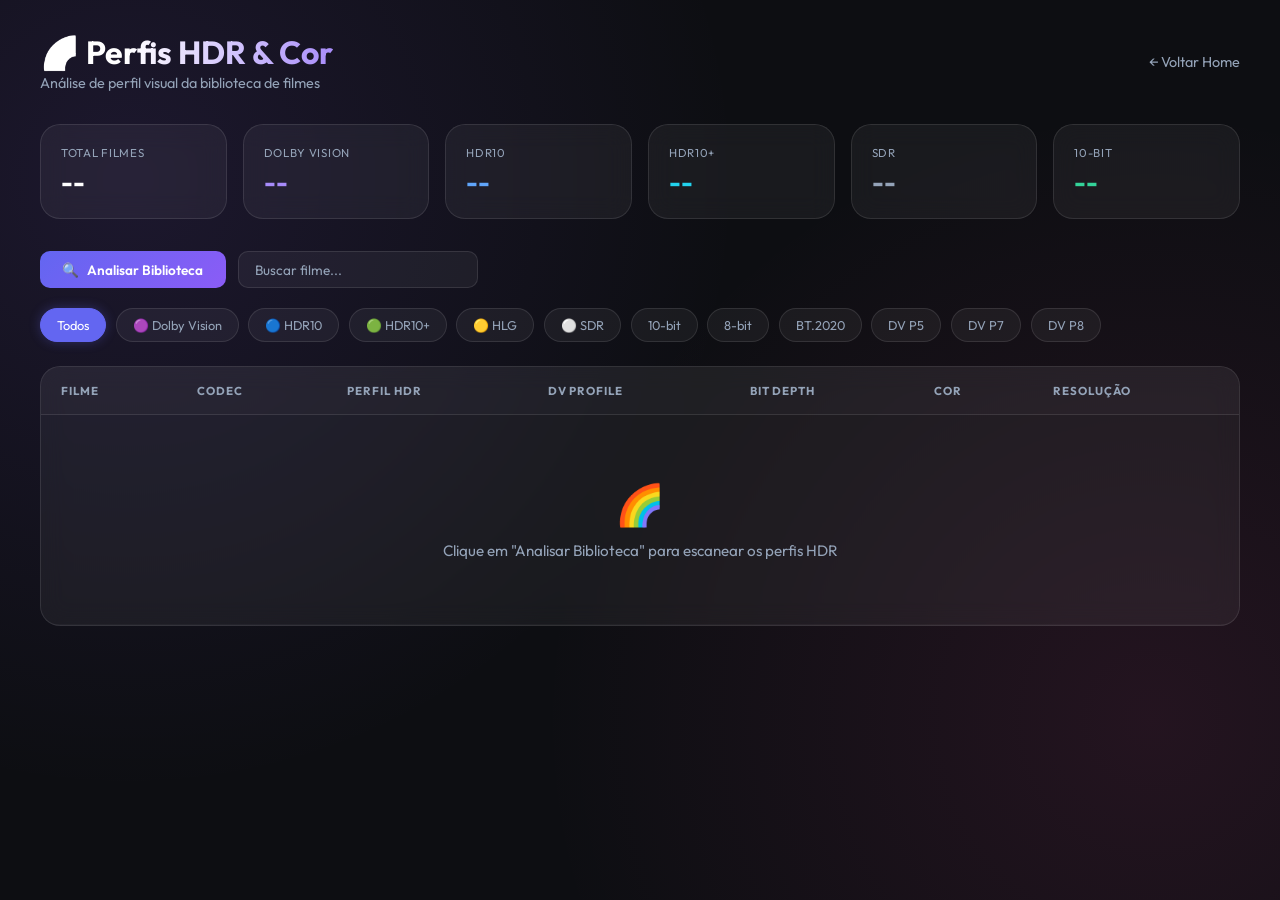
<file: node-rockchip/static/profiles.html>
<!DOCTYPE html>
<html lang="pt-br">

<head>
  <meta charset="UTF-8">
  <meta name="viewport" content="width=device-width, initial-scale=1.0">
  <title>Perfis HDR & Cor — CineRock</title>
  <link rel="icon" type="image/svg+xml" href="favicon_geral.svg">
  <link rel="preconnect" href="https://fonts.googleapis.com">
  <link rel="preconnect" href="https://fonts.gstatic.com" crossorigin>
  <link href="https://fonts.googleapis.com/css2?family=Outfit:wght@300;400;600;700&family=JetBrains+Mono:wght@400;500&display=swap" rel="stylesheet">
  <style>
    :root {
      --bg: #0d0e12;
      --card-bg: rgba(255, 255, 255, 0.05);
      --card-hover: rgba(255, 255, 255, 0.1);
      --primary: #6366f1;
      --secondary: #ec4899;
      --text: #ffffff;
      --muted: #94a3b8;
      --border: rgba(255, 255, 255, 0.1);
      --green: #10b981;
      --gold: #f59e0b;
      --blue: #3b82f6;
      --red: #ef4444;
      --purple: #8b5cf6;
      --pink: #ec4899;
      --cyan: #06b6d4;
    }

    * { margin: 0; padding: 0; box-sizing: border-box; font-family: 'Outfit', sans-serif; }

    body {
      background: var(--bg);
      color: var(--text);
      min-height: 100vh;
      padding: 2rem;
      display: flex;
      flex-direction: column;
      align-items: center;
      background-image:
        radial-gradient(circle at 10% 20%, rgba(139, 92, 246, 0.12) 0%, transparent 45%),
        radial-gradient(circle at 90% 80%, rgba(236, 72, 153, 0.1) 0%, transparent 45%);
      background-attachment: fixed;
    }

    header {
      width: 100%; max-width: 1200px;
      display: flex; justify-content: space-between; align-items: center;
      margin-bottom: 2rem;
    }
    .header-text h1 {
      font-size: 2rem; font-weight: 700;
      background: linear-gradient(100deg, #fff 30%, #a78bfa);
      -webkit-background-clip: text; background-clip: text; -webkit-text-fill-color: transparent;
    }
    .header-text p { color: var(--muted); font-size: 0.9rem; margin-top: 2px; }
    .back-link {
      text-decoration: none; color: var(--muted); font-size: 0.9rem;
      display: flex; align-items: center; gap: 8px; transition: color 0.3s;
    }
    .back-link:hover { color: var(--primary); }

    .container { width: 100%; max-width: 1200px; }

    /* Summary Cards */
    .summary-grid {
      display: grid;
      grid-template-columns: repeat(auto-fit, minmax(160px, 1fr));
      gap: 1rem;
      margin-bottom: 2rem;
    }
    .summary-card {
      background: var(--card-bg);
      border: 1px solid var(--border);
      padding: 1.25rem;
      border-radius: 1.25rem;
      backdrop-filter: blur(12px);
      display: flex; flex-direction: column; gap: 0.3rem;
    }
    .summary-card span {
      font-size: 0.72rem; color: var(--muted);
      text-transform: uppercase; letter-spacing: 0.06em;
    }
    .summary-card h2 { font-size: 1.6rem; font-weight: 700; }

    /* Controls */
    .controls {
      display: flex; gap: 0.75rem; margin-bottom: 1.25rem;
      flex-wrap: wrap; align-items: center;
    }
    .scan-btn {
      padding: 0.6rem 1.4rem; border-radius: 10px; border: none;
      background: linear-gradient(135deg, var(--primary), var(--purple));
      color: #fff; font-weight: 600; font-size: 0.85rem;
      cursor: pointer; transition: all 0.3s;
      font-family: 'Outfit', sans-serif;
      display: flex; align-items: center; gap: 8px;
    }
    .scan-btn:hover { transform: translateY(-2px); box-shadow: 0 8px 25px rgba(99, 102, 241, 0.4); }
    .scan-btn:disabled { opacity: 0.5; cursor: not-allowed; transform: none; box-shadow: none; }
    .scan-btn .spinner {
      width: 14px; height: 14px;
      border: 2px solid rgba(255,255,255,0.25);
      border-top-color: #fff;
      border-radius: 50%;
      animation: spin 0.7s linear infinite;
    }
    @keyframes spin { to { transform: rotate(360deg); } }

    .search-input {
      padding: 0.55rem 1rem; border-radius: 10px;
      border: 1px solid var(--border);
      background: rgba(255,255,255,0.05);
      color: var(--text); font-size: 0.85rem;
      font-family: 'Outfit', sans-serif;
      width: 240px; transition: border-color 0.2s;
    }
    .search-input:focus { outline: none; border-color: var(--primary); }
    .search-input::placeholder { color: var(--muted); }

    .scan-status {
      font-size: 0.8rem; color: var(--muted);
      display: flex; align-items: center; gap: 6px;
    }

    /* Filters */
    .filters {
      display: flex; gap: 0.6rem; margin-bottom: 1.5rem; flex-wrap: wrap;
    }
    .filter-btn {
      padding: 0.5rem 1rem; border-radius: 30px;
      border: 1px solid var(--border);
      background: var(--card-bg);
      color: var(--muted); cursor: pointer;
      font-size: 0.8rem; font-family: 'Outfit', sans-serif;
      transition: all 0.25s; white-space: nowrap;
    }
    .filter-btn:hover { background: var(--card-hover); color: var(--text); }
    .filter-btn.active {
      background: var(--primary); color: #fff;
      border-color: var(--primary);
      box-shadow: 0 0 12px rgba(99, 102, 241, 0.3);
    }

    /* Table */
    .table-wrap {
      background: var(--card-bg);
      border: 1px solid var(--border);
      border-radius: 1.25rem;
      overflow: hidden;
      backdrop-filter: blur(12px);
    }
    table { width: 100%; border-collapse: collapse; text-align: left; }
    th {
      padding: 1rem 1.25rem; font-size: 0.72rem; color: var(--muted);
      text-transform: uppercase; letter-spacing: 0.08em;
      background: rgba(255,255,255,0.02);
      border-bottom: 1px solid var(--border);
      cursor: pointer; user-select: none; transition: background 0.2s;
    }
    th:hover { background: rgba(255,255,255,0.05); color: var(--text); }
    th.sort-active { color: var(--primary); }
    th.sort-active::after { content: ' ↓'; font-size: 0.65rem; }
    th.sort-active.sort-asc::after { content: ' ↑'; }
    td {
      padding: 0.9rem 1.25rem; font-size: 0.9rem;
      border-bottom: 1px solid rgba(255,255,255,0.03);
    }
    tr:hover td { background: rgba(255,255,255,0.02); }

    .movie-name {
      font-weight: 600;
      max-width: 320px;
      overflow: hidden;
      text-overflow: ellipsis;
      white-space: nowrap;
    }

    /* Badges */
    .badge {
      display: inline-block;
      padding: 3px 10px; border-radius: 20px;
      font-size: 0.68rem; font-weight: 600;
      text-transform: uppercase; white-space: nowrap;
      letter-spacing: 0.03em;
    }
    .badge-dv { background: rgba(139,92,246,0.15); color: #a78bfa; border: 1px solid rgba(139,92,246,0.3); }
    .badge-hdr10 { background: rgba(59,130,246,0.12); color: #60a5fa; border: 1px solid rgba(59,130,246,0.25); }
    .badge-hdr10p { background: rgba(6,182,212,0.12); color: #22d3ee; border: 1px solid rgba(6,182,212,0.25); }
    .badge-hlg { background: rgba(245,158,11,0.12); color: #fbbf24; border: 1px solid rgba(245,158,11,0.25); }
    .badge-sdr { background: rgba(148,163,184,0.1); color: #94a3b8; border: 1px solid rgba(148,163,184,0.2); }
    .badge-err { background: rgba(239,68,68,0.12); color: #f87171; border: 1px solid rgba(239,68,68,0.25); }
    .badge-10bit { background: rgba(16,185,129,0.12); color: #34d399; }
    .badge-8bit { background: rgba(148,163,184,0.08); color: #64748b; }
    .badge-bt2020 { background: rgba(236,72,153,0.1); color: #f472b6; }
    .badge-bt709 { background: rgba(148,163,184,0.08); color: #94a3b8; }
    .badge-dv-code { background: rgba(168,85,247,0.15); color: #c084fc; border: 1px solid rgba(168,85,247,0.3); font-family: 'JetBrains Mono', monospace; letter-spacing: 0.08em; }

    .loading-state {
      padding: 4rem; text-align: center; color: var(--muted); font-size: 0.95rem;
    }
    .loading-state .big-icon { font-size: 2.5rem; margin-bottom: 0.75rem; }

    .count-badge {
      font-size: 0.65rem; color: var(--muted);
      margin-left: 4px; font-weight: 400;
    }

    @media (max-width: 768px) {
      body { padding: 1rem; }
      th, td { padding: 0.6rem 0.5rem; font-size: 0.8rem; }
      .movie-name { max-width: 180px; }
      /* Hide less critical columns on mobile */
      th:nth-child(6), td:nth-child(6) { display: none; }
    }
    @media (max-width: 480px) {
      .header-text h1 { font-size: 1.5rem; }
      .summary-card h2 { font-size: 1.3rem; }
      th:nth-child(5), td:nth-child(5) { display: none; }
    }

    /* Toast Notification */
    .toast {
      position: fixed;
      top: 2rem; right: 2rem;
      padding: 1rem 1.5rem;
      border-radius: 12px;
      color: #fff;
      font-weight: 600;
      font-size: 0.9rem;
      z-index: 9999;
      opacity: 0;
      transform: translateX(60px);
      transition: all 0.4s cubic-bezier(0.4, 0, 0.2, 1);
      pointer-events: none;
      backdrop-filter: blur(12px);
      display: flex;
      align-items: center;
      gap: 10px;
      max-width: 420px;
      box-shadow: 0 12px 40px rgba(0,0,0,0.5);
    }
    .toast.visible {
      opacity: 1;
      transform: translateX(0);
      pointer-events: auto;
    }
    .toast-success {
      background: rgba(16, 185, 129, 0.9);
      border: 1px solid rgba(16, 185, 129, 0.5);
    }
    .toast-error {
      background: rgba(239, 68, 68, 0.9);
      border: 1px solid rgba(239, 68, 68, 0.5);
    }
  </style>
</head>

<body>
  <header>
    <div class="header-text">
      <h1>🌈 Perfis HDR & Cor</h1>
      <p>Análise de perfil visual da biblioteca de filmes</p>
    </div>
    <a href="/" class="back-link">← Voltar Home</a>
  </header>

  <div class="container" id="app">
    <div class="summary-grid">
      <div class="summary-card">
        <span>Total Filmes</span>
        <h2 id="s-total" style="color: var(--text)">--</h2>
      </div>
      <div class="summary-card">
        <span>Dolby Vision</span>
        <h2 id="s-dv" style="color: #a78bfa">--</h2>
      </div>
      <div class="summary-card">
        <span>HDR10</span>
        <h2 id="s-hdr10" style="color: #60a5fa">--</h2>
      </div>
      <div class="summary-card">
        <span>HDR10+</span>
        <h2 id="s-hdr10p" style="color: #22d3ee">--</h2>
      </div>
      <div class="summary-card">
        <span>SDR</span>
        <h2 id="s-sdr" style="color: var(--muted)">--</h2>
      </div>
      <div class="summary-card">
        <span>10-bit</span>
        <h2 id="s-10bit" style="color: #34d399">--</h2>
      </div>
    </div>

    <div class="controls">
      <button class="scan-btn" id="scan-btn" onclick="startScan()">
        <span id="scan-icon">🔍</span>
        <span id="scan-label">Analisar Biblioteca</span>
      </button>
      <input type="text" class="search-input" id="search" placeholder="Buscar filme..." oninput="applyFilters()">
      <span class="scan-status" id="scan-status"></span>
    </div>

    <div class="filters" id="filters">
      <button class="filter-btn active" data-filter="all" onclick="setFilter('all')">Todos</button>
      <button class="filter-btn" data-filter="dv" onclick="setFilter('dv')">🟣 Dolby Vision</button>
      <button class="filter-btn" data-filter="hdr10" onclick="setFilter('hdr10')">🔵 HDR10</button>
      <button class="filter-btn" data-filter="hdr10p" onclick="setFilter('hdr10p')">🟢 HDR10+</button>
      <button class="filter-btn" data-filter="hlg" onclick="setFilter('hlg')">🟡 HLG</button>
      <button class="filter-btn" data-filter="sdr" onclick="setFilter('sdr')">⚪ SDR</button>
      <button class="filter-btn" data-filter="10bit" onclick="setFilter('10bit')">10-bit</button>
      <button class="filter-btn" data-filter="8bit" onclick="setFilter('8bit')">8-bit</button>
      <button class="filter-btn" data-filter="bt2020" onclick="setFilter('bt2020')">BT.2020</button>
      <button class="filter-btn" data-filter="dvp5" onclick="setFilter('dvp5')">DV P5</button>
      <button class="filter-btn" data-filter="dvp7" onclick="setFilter('dvp7')">DV P7</button>
      <button class="filter-btn" data-filter="dvp8" onclick="setFilter('dvp8')">DV P8</button>
    </div>

    <div class="table-wrap">
      <table>
        <thead>
          <tr>
            <th onclick="toggleSort('name')" id="th-name">Filme</th>
            <th onclick="toggleSort('codec')" id="th-codec">Codec</th>
            <th onclick="toggleSort('hdr_profile')" id="th-hdr_profile">Perfil HDR</th>
            <th onclick="toggleSort('dv_profile')" id="th-dv_profile">DV Profile</th>
            <th onclick="toggleSort('bit_depth')" id="th-bit_depth">Bit Depth</th>
            <th onclick="toggleSort('color_space')" id="th-color_space">Cor</th>
            <th onclick="toggleSort('resolution')" id="th-resolution">Resolução</th>
          </tr>
        </thead>
        <tbody id="table-body">
          <tr>
            <td colspan="7" class="loading-state">
              <div class="big-icon">🌈</div>
              Clique em "Analisar Biblioteca" para escanear os perfis HDR
            </td>
          </tr>
        </tbody>
      </table>
    </div>
  </div>

  <script>
    let allData = [];
    let currentFilter = 'all';
    let sortCol = 'name';
    let sortAsc = true;
    let searchText = '';

    async function startScan() {
      const btn = document.getElementById('scan-btn');
      const icon = document.getElementById('scan-icon');
      const label = document.getElementById('scan-label');
      const status = document.getElementById('scan-status');

      btn.disabled = true;
      icon.innerHTML = '<div class="spinner"></div>';
      label.textContent = 'Analisando...';
      status.textContent = 'Rodando mediainfo em cada filme — pode levar alguns minutos...';

      document.getElementById('table-body').innerHTML = `
        <tr><td colspan="6" class="loading-state">
          <div class="big-icon">⏳</div>
          Analisando biblioteca... Cada filme passa pelo mediainfo.
        </td></tr>`;

      try {
        const start = Date.now();
        const r = await fetch('/api/hdr/scan');
        const elapsed = ((Date.now() - start) / 1000).toFixed(1);

        if (!r.ok) {
          const err = await r.text();
          throw new Error(err);
        }

        allData = await r.json();
        status.textContent = `✅ ${allData.length} filmes analisados em ${elapsed}s`;

        const dvCount = allData.filter(i => i.hdr_profile.includes('Dolby')).length;
        const hdrCount = allData.filter(i => i.hdr_profile.includes('HDR10')).length;
        showToast('success', `✅ Scan concluído — ${allData.length} filmes (${dvCount} DV, ${hdrCount} HDR10) em ${elapsed}s`);

        updateSummary();
        applyFilters();
      } catch (e) {
        status.textContent = `❌ Erro: ${e.message}`;
        showToast('error', `❌ Erro na análise: ${e.message.substring(0, 100)}`);
        document.getElementById('table-body').innerHTML = `
          <tr><td colspan="7" class="loading-state">
            <div class="big-icon">❌</div>
            Erro ao analisar: ${e.message}
          </td></tr>`;
      } finally {
        btn.disabled = false;
        icon.innerHTML = '🔍';
        label.textContent = 'Analisar Biblioteca';
      }
    }

    function updateSummary() {
      document.getElementById('s-total').textContent = allData.length;
      document.getElementById('s-dv').textContent = allData.filter(i => i.hdr_profile.includes('Dolby')).length;
      document.getElementById('s-hdr10').textContent = allData.filter(i => i.hdr_profile === 'HDR10' || i.hdr_profile.includes('HDR10')).length;
      document.getElementById('s-hdr10p').textContent = allData.filter(i => i.hdr_profile.includes('HDR10+')).length;
      document.getElementById('s-sdr').textContent = allData.filter(i => i.hdr_profile === 'SDR').length;
      document.getElementById('s-10bit').textContent = allData.filter(i => i.bit_depth === '10').length;
    }

    function setFilter(f) {
      currentFilter = f;
      document.querySelectorAll('.filter-btn').forEach(btn => {
        btn.classList.toggle('active', btn.dataset.filter === f);
      });
      applyFilters();
    }

    function toggleSort(col) {
      if (sortCol === col) {
        sortAsc = !sortAsc;
      } else {
        sortCol = col;
        sortAsc = true;
      }
      applyFilters();
    }

    function matchesFilter(item) {
      switch (currentFilter) {
        case 'all': return true;
        case 'dv': return item.hdr_profile.includes('Dolby');
        case 'hdr10': return item.hdr_profile === 'HDR10' || (item.hdr_profile.includes('HDR10') && !item.hdr_profile.includes('HDR10+'));
        case 'hdr10p': return item.hdr_profile.includes('HDR10+');
        case 'hlg': return item.hdr_profile === 'HLG';
        case 'sdr': return item.hdr_profile === 'SDR';
        case '10bit': return item.bit_depth === '10';
        case '8bit': return item.bit_depth === '8';
        case 'bt2020': return item.color_space && item.color_space.includes('BT.2020');
        case 'dvp5': return item.dv_profile === 'P5';
        case 'dvp7': return item.dv_profile === 'P7';
        case 'dvp8': return item.dv_profile === 'P8' || item.dv_profile === 'P8.1';
        default: return true;
      }
    }

    function profileBadge(profile) {
      if (profile.includes('Dolby')) return `<span class="badge badge-dv">${esc(profile)}</span>`;
      if (profile.includes('HDR10+')) return `<span class="badge badge-hdr10p">${esc(profile)}</span>`;
      if (profile.includes('HDR10')) return `<span class="badge badge-hdr10">${esc(profile)}</span>`;
      if (profile === 'HLG') return `<span class="badge badge-hlg">${esc(profile)}</span>`;
      if (profile === 'Erro') return `<span class="badge badge-err">ERRO</span>`;
      return `<span class="badge badge-sdr">${esc(profile)}</span>`;
    }

    function bitBadge(bd) {
      if (bd === '10' || bd === '12') return `<span class="badge badge-10bit">${bd}-bit</span>`;
      if (bd === '8') return `<span class="badge badge-8bit">${bd}-bit</span>`;
      return bd ? `<span class="badge badge-8bit">${bd}-bit</span>` : '-';
    }

    function colorBadge(cs) {
      if (!cs) return '-';
      if (cs.includes('BT.2020')) return `<span class="badge badge-bt2020">BT.2020</span>`;
      return `<span class="badge badge-bt709">${esc(cs)}</span>`;
    }

    function dvBadge(dvp) {
      if (!dvp) return '<span style="color:var(--muted);font-size:0.8rem;">—</span>';
      return `<span class="badge badge-dv-code">${esc(dvp)}</span>`;
    }

    function applyFilters() {
      searchText = document.getElementById('search').value.toLowerCase();

      let filtered = allData.filter(item => {
        if (!matchesFilter(item)) return false;
        if (searchText && !item.name.toLowerCase().includes(searchText)) return false;
        return true;
      });

      // Sort
      filtered.sort((a, b) => {
        let va = a[sortCol] || '';
        let vb = b[sortCol] || '';

        // Numeric sort for bit_depth
        if (sortCol === 'bit_depth') {
          va = parseInt(va) || 0;
          vb = parseInt(vb) || 0;
        } else {
          va = va.toLowerCase();
          vb = vb.toLowerCase();
        }

        if (va < vb) return sortAsc ? -1 : 1;
        if (va > vb) return sortAsc ? 1 : -1;
        return 0;
      });

      // Update sort indicators
      document.querySelectorAll('th').forEach(th => th.classList.remove('sort-active', 'sort-asc'));
      const activeTh = document.getElementById(`th-${sortCol}`);
      if (activeTh) {
        activeTh.classList.add('sort-active');
        if (sortAsc) activeTh.classList.add('sort-asc');
      }

      // Update filter counts
      document.querySelectorAll('.filter-btn').forEach(btn => {
        const f = btn.dataset.filter;
        if (f === 'all') return;
        const oldCount = btn.querySelector('.count-badge');
        if (oldCount) oldCount.remove();
        // Save original filter temporarily
        const saved = currentFilter;
        currentFilter = f;
        const c = allData.filter(i => matchesFilter(i)).length;
        currentFilter = saved;
        if (c > 0) {
          btn.insertAdjacentHTML('beforeend', `<span class="count-badge">(${c})</span>`);
        }
      });

      const body = document.getElementById('table-body');
      if (filtered.length === 0) {
        body.innerHTML = `<tr><td colspan="7" class="loading-state">
          <div class="big-icon">🔍</div>
          Nenhum filme encontrado para este filtro.
        </td></tr>`;
        return;
      }

      body.innerHTML = filtered.map(item => `
        <tr>
          <td><span class="movie-name" title="${esc(item.path)}">${esc(item.name)}</span></td>
          <td>${esc(item.codec || '-')}</td>
          <td>${profileBadge(item.hdr_profile)}</td>
          <td>${dvBadge(item.dv_profile)}</td>
          <td>${bitBadge(item.bit_depth)}</td>
          <td>${colorBadge(item.color_space)}</td>
          <td>${esc(item.resolution || '-')}</td>
        </tr>`).join('');
    }

    function esc(s) { return String(s || '').replace(/&/g, '&amp;').replace(/</g, '&lt;').replace(/>/g, '&gt;').replace(/"/g, '&quot;'); }

    function showToast(type, message) {
      const toast = document.getElementById('toast');
      toast.className = 'toast toast-' + type;
      toast.textContent = message;
      // Force reflow then show
      toast.offsetHeight;
      toast.classList.add('visible');
      clearTimeout(toast._timer);
      toast._timer = setTimeout(() => toast.classList.remove('visible'), 5000);
    }
  </script>

  <div id="toast" class="toast"></div>
</body>

</html>
</file>
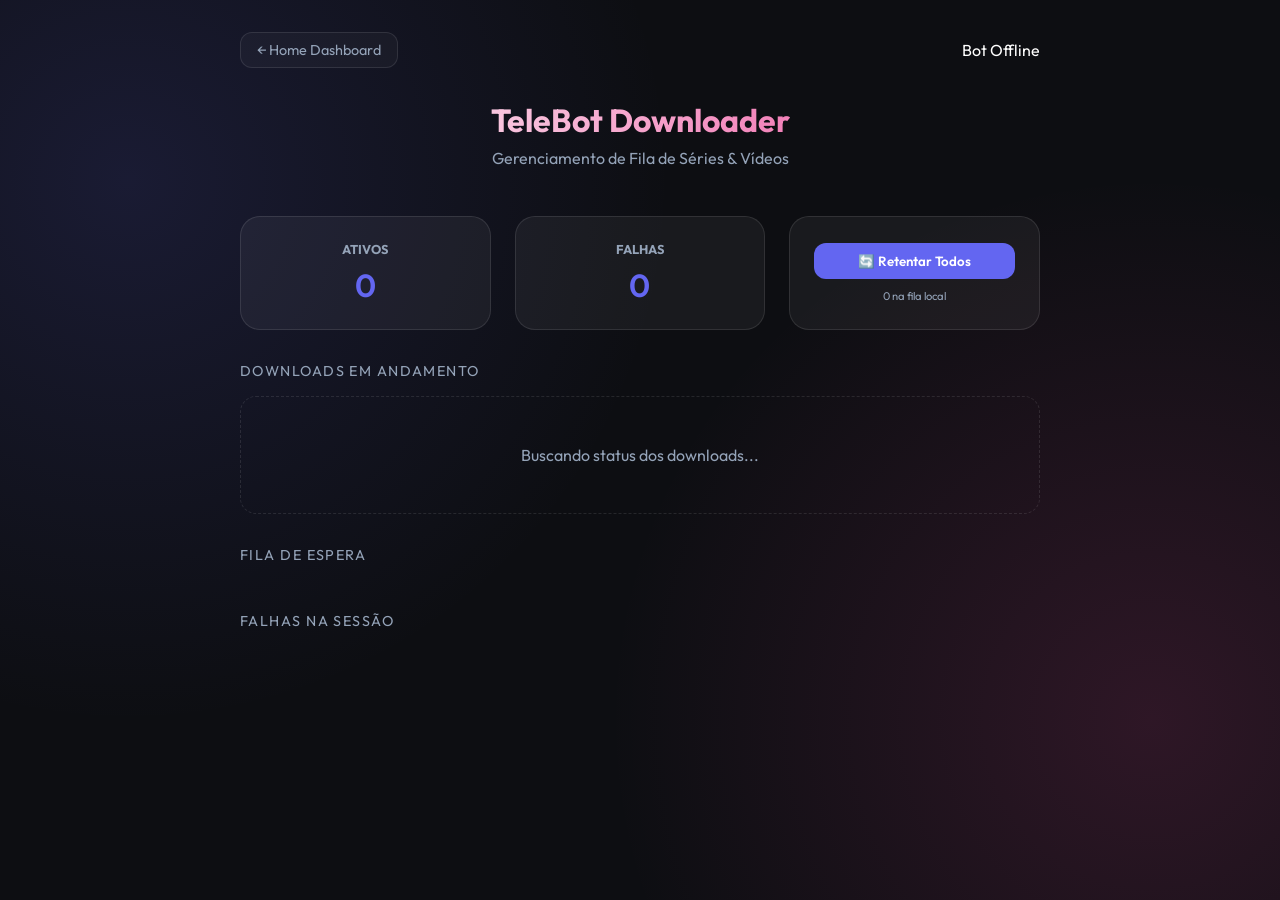
<file: node-rockchip/static/telebot.html>
<!DOCTYPE html>
<html lang="pt-br">

<head>
  <meta charset="UTF-8">
  <meta name="viewport" content="width=device-width, initial-scale=1.0">
  <title>TeleBot Dashboard</title>
  <link rel="icon" type="image/svg+xml" href="favicon_geral.svg">
  <link rel="preconnect" href="https://fonts.googleapis.com">
  <link rel="preconnect" href="https://fonts.gstatic.com" crossorigin>
  <link href="https://fonts.googleapis.com/css2?family=Outfit:wght@300;400;600&display=swap" rel="stylesheet">
  <style>
    :root {
      --bg-color: #0d0e12;
      --card-bg: rgba(255, 255, 255, 0.05);
      --card-hover: rgba(255, 255, 255, 0.1);
      --primary: #6366f1;
      --secondary: #ec4899;
      --text-main: #ffffff;
      --text-muted: #94a3b8;
      --glass-border: rgba(255, 255, 255, 0.1);
      --accent-blue: #3b82f6;
      --accent-purple: #8b5cf6;
      --accent-green: #10b981;
      --accent-orange: #f59e0b;
    }

    * {
      margin: 0;
      padding: 0;
      box-sizing: border-box;
      font-family: 'Outfit', sans-serif;
    }

    body {
      background-color: var(--bg-color);
      color: var(--text-main);
      min-height: 100vh;
      display: flex;
      flex-direction: column;
      align-items: center;
      padding: 2rem;
      background-image:
        radial-gradient(circle at 10% 20%, rgba(99, 102, 241, 0.15) 0%, transparent 40%),
        radial-gradient(circle at 90% 80%, rgba(236, 72, 153, 0.15) 0%, transparent 40%);
      background-attachment: fixed;
    }

    header {
      margin-bottom: 3rem;
      text-align: center;
      width: 100%;
      max-width: 800px;
    }

    .nav-header {
      display: flex;
      justify-content: space-between;
      align-items: center;
      margin-bottom: 2rem;
    }

    .back-btn {
      text-decoration: none;
      color: var(--text-muted);
      font-size: 0.9rem;
      display: flex;
      align-items: center;
      gap: 8px;
      padding: 8px 16px;
      background: rgba(255, 255, 255, 0.03);
      border: 1px solid var(--glass-border);
      border-radius: 12px;
      transition: all 0.3s;
    }

    .back-btn:hover {
      background: rgba(255, 255, 255, 0.1);
      color: #fff;
      transform: translateX(-5px);
    }

    h1 {
      font-size: 2rem;
      background: linear-gradient(to right, #fff, var(--secondary));
      -webkit-background-clip: text;
      background-clip: text;
      -webkit-text-fill-color: transparent;
    }

    .container {
      width: 100%;
      max-width: 800px;
    }

    .stats-summary {
      display: grid;
      grid-template-columns: repeat(3, 1fr);
      gap: 1.5rem;
      margin-bottom: 2rem;
    }

    .stat-card {
      background: var(--card-bg);
      border: 1px solid var(--glass-border);
      padding: 1.5rem;
      border-radius: 1.25rem;
      text-align: center;
    }

    .stat-card h4 {
      font-size: 0.8rem;
      text-transform: uppercase;
      color: var(--text-muted);
      margin-bottom: 0.5rem;
    }

    .stat-card .value {
      font-size: 2rem;
      font-weight: 600;
      color: var(--primary);
    }

    .active-downloads {
      margin-bottom: 2rem;
    }

    .section-title {
      font-size: 0.9rem;
      text-transform: uppercase;
      letter-spacing: 0.1em;
      color: var(--text-muted);
      margin-bottom: 1rem;
      display: flex;
      align-items: center;
      gap: 10px;
    }

    .download-list {
      display: flex;
      flex-direction: column;
      gap: 1rem;
    }

    .download-item {
      background: var(--card-bg);
      border: 1px solid var(--glass-border);
      padding: 1.25rem;
      border-radius: 1rem;
      display: flex;
      flex-direction: column;
      gap: 12px;
      animation: fadeIn 0.4s ease-out;
      position: relative;
      overflow: hidden;
    }

    .download-item-header {
      display: flex;
      justify-content: space-between;
      align-items: flex-start;
      width: 100%;
    }

    .progress-container {
      width: 100%;
      height: 8px;
      background: rgba(255, 255, 255, 0.05);
      border-radius: 10px;
      margin-top: 5px;
      overflow: hidden;
    }

    .progress-fill {
      height: 100%;
      background: linear-gradient(90deg, var(--primary), var(--secondary));
      border-radius: 10px;
      transition: width 0.5s ease-in-out;
    }

    .video-info h3 {
      font-size: 1rem;
      margin-bottom: 0.2rem;
    }

    .video-info p {
      font-size: 0.8rem;
      color: var(--text-muted);
    }

    .status-badge {
      font-size: 0.75rem;
      padding: 4px 12px;
      border-radius: 20px;
      background: rgba(99, 102, 241, 0.2);
      color: var(--primary);
      font-weight: 600;
    }

    .empty-state {
      padding: 3rem;
      text-align: center;
      color: var(--text-muted);
      border: 1px dashed var(--glass-border);
      border-radius: 1rem;
    }

    @keyframes fadeIn {
      from { opacity: 0; transform: translateY(5px); }
      to { opacity: 1; transform: translateY(0); }
    }

    @media (max-width: 600px) {
      .stats-summary {
        grid-template-columns: 1fr;
      }
    }
  </style>
</head>

<body>
  <div class="container">
    <header>
      <div class="nav-header">
        <a href="/" class="back-btn">← Home Dashboard</a>
        <div id="status-dot-global" class="status-indicator status-checking" style="position: relative; top: 0; right: 0;">
          <span class="status-dot"></span>
          <span id="bot-status-text">Conectando...</span>
        </div>
      </div>
      <h1>TeleBot Downloader</h1>
      <p style="color: var(--text-muted); margin-top: 0.5rem;">Gerenciamento de Fila de Séries & Vídeos</p>
    </header>

    <div class="stats-summary">
      <div class="stat-card">
        <h4>Ativos</h4>
        <div id="stat-active" class="value">0</div>
      </div>
      <div class="stat-card">
        <h4>Falhas</h4>
        <div id="stat-failed" class="value">0</div>
      </div>
      <div class="stat-card" style="display: flex; flex-direction: column; justify-content: center; align-items: center; gap: 10px;">
        <button onclick="retryAll()" id="retry-btn" style="background: var(--primary); color: #fff; border: none; padding: 10px 20px; border-radius: 12px; font-weight: 600; cursor: pointer; transition: all 0.3s; width: 100%;">
          🔄 Retentar Todos
        </button>
        <div id="stat-queue" style="font-size: 0.7rem; color: var(--text-muted);">0 na fila local</div>
      </div>
    </div>

    <div class="active-downloads">
      <div class="section-title">Downloads em Andamento</div>
      <div id="active-list" class="download-list">
        <div class="empty-state">Buscando status dos downloads...</div>
      </div>
    </div>

    <div class="queued-downloads" style="margin-bottom: 2rem;">
      <div class="section-title">Fila de Espera</div>
      <div id="queue-list" class="download-list">
        <!-- JS Populated -->
      </div>
    </div>

    <div class="failed-downloads">
      <div class="section-title">Falhas na Sessão</div>
      <div id="failed-list" class="download-list">
        <!-- JS Populated -->
      </div>
    </div>
  </div>

  <script>
    const BOT_API = `http://192.168.1.110:5001/api/telebot/status`;

    async function updateStatus() {
      try {
        const response = await fetch(BOT_API);
        if (!response.ok) throw new Error("API Offline");
        const data = await response.json();

        // Update Stats
        document.getElementById('stat-active').innerText = data.active.length;
        document.getElementById('stat-failed').innerText = data.failed.length;
        document.getElementById('stat-queue').innerText = (data.queue ? data.queue.length : 0) + " na fila local";

        // Update Active List
        const activeList = document.getElementById('active-list');
        if (data.active && data.active.length > 0) {
          activeList.innerHTML = data.active.map(job => `
            <div class="download-item">
              <div class="download-item-header">
                <div class="video-info">
                  <h3>${job.file_name}</h3>
                  <p>ID: ${job.file_id.substring(0, 15)}... • ${(job.file_size / (1024 * 1024)).toFixed(1)} MB</p>
                </div>
                <div class="status-badge">${job.progress}%</div>
              </div>
              <div class="progress-container">
                <div class="progress-fill" style="width: ${job.progress}%"></div>
              </div>
            </div>
          `).join('');
        } else {
          activeList.innerHTML = '<div class="empty-state">Nenhum download ativo no momento.</div>';
        }

        // Update Queue List
        const queueList = document.getElementById('queue-list');
        if (data.queue && data.queue.length > 0) {
          queueList.innerHTML = data.queue.map(job => `
            <div class="download-item" style="opacity: 0.7;">
              <div class="download-item-header">
                <div class="video-info">
                  <h3>${job.file_name}</h3>
                  <p>Aguardando slot disponível...</p>
                </div>
                <div class="status-badge" style="background: rgba(255,255,255,0.1); color: #fff;">NA FILA</div>
              </div>
            </div>
          `).join('');
        } else {
          queueList.innerHTML = '';
        }

        // Update Failed List
        const failedList = document.getElementById('failed-list');
        if (data.failed.length > 0) {
          failedList.innerHTML = data.failed.map(job => `
            <div class="download-item" style="border-color: rgba(239, 68, 68, 0.3);">
              <div class="video-info">
                <h3>${job.file_name}</h3>
                <p style="color: #ef4444;">Interrompido</p>
              </div>
              <div class="status-badge" style="background: rgba(239, 68, 68, 0.2); color: #ef4444;">ERRO</div>
            </div>
          `).join('');
        } else {
          failedList.innerHTML = '';
        }

        document.getElementById('bot-status-text').innerText = "Bot Online";
      } catch (e) {
        console.error("API Error", e);
        document.getElementById('bot-status-text').innerText = "Bot Offline";
      }
    }

    async function retryAll() {
      const btn = document.getElementById('retry-btn');
      const originalText = btn.innerHTML;
      btn.innerText = "⏳ Retentando...";
      btn.disabled = true;

      try {
        const response = await fetch(`http://192.168.1.110:5001/api/telebot/retry`, {
          method: 'POST'
        });
        if (response.ok) {
          const result = await response.json();
          btn.innerText = `✅ Recomeçou ${result.count}!`;
          setTimeout(() => {
            btn.innerHTML = originalText;
            btn.disabled = false;
            updateStatus();
          }, 2000);
        } else {
          throw new Error("Falha no servidor");
        }
      } catch (e) {
        alert("Erro ao tentar reiniciar downloads: " + e.message);
        btn.innerHTML = originalText;
        btn.disabled = false;
      }
    }

    // Loop
    updateStatus();
    setInterval(updateStatus, 5000);
  </script>
</body>

</html>
</file>
